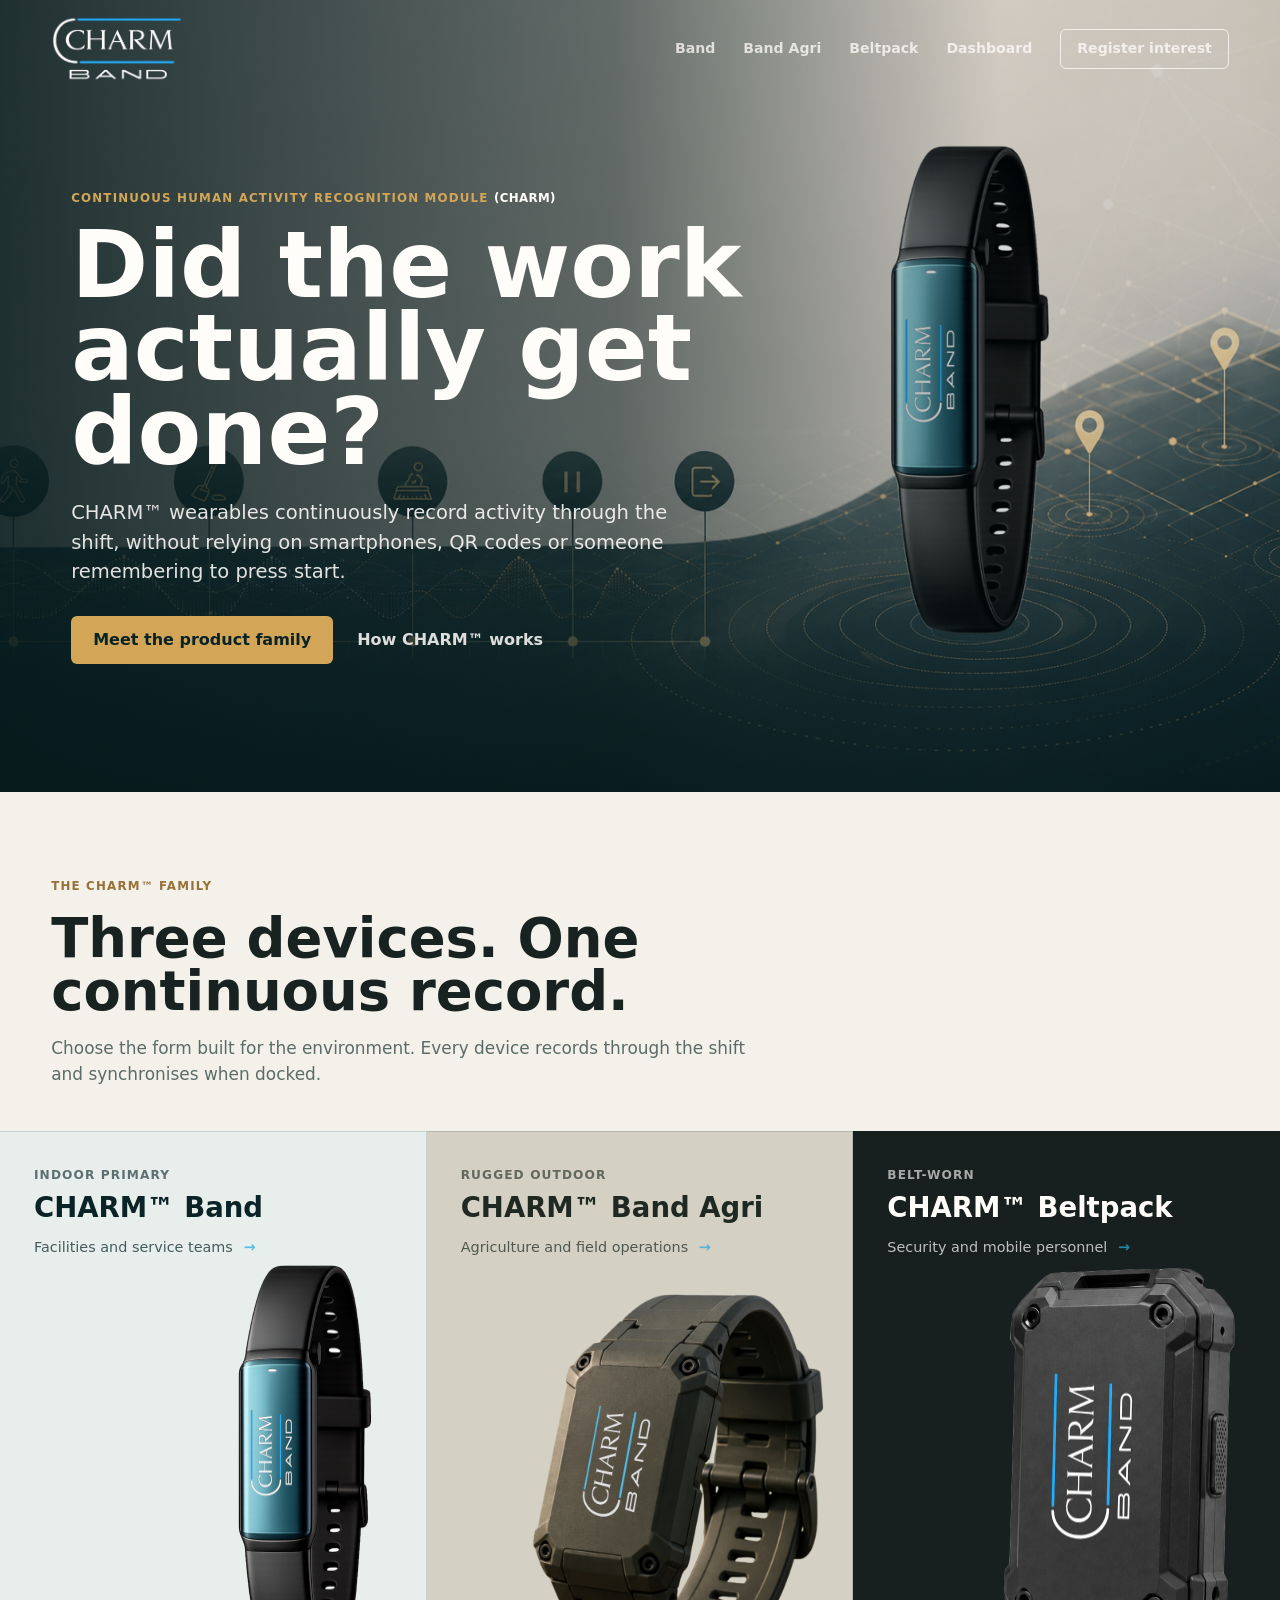
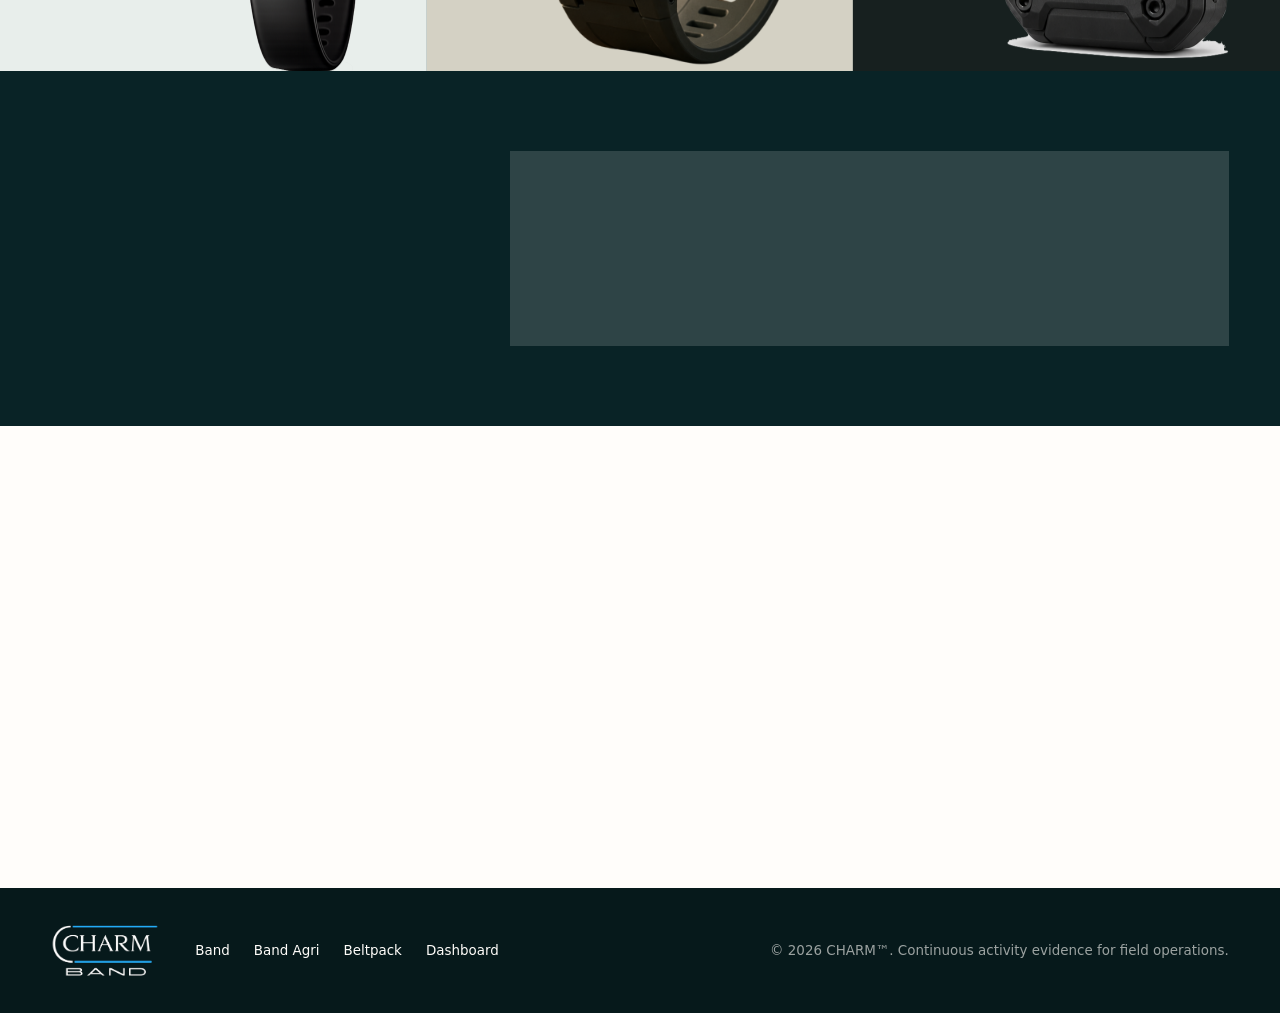
<file: index.html>
<!doctype html>
<html lang="en">
  <head>
    <meta charset="utf-8" />
    <meta name="viewport" content="width=device-width, initial-scale=1" />
    <title>CHARM™ | Continuous Activity Evidence</title>
    <meta
      name="description"
      content="CHARM™ wearables continuously record activity across indoor, outdoor and security operations, then synchronise on docking."
    />
    <meta name="theme-color" content="#092326" />
    <link rel="canonical" href="https://charm.greenslate.digital/" />
    <meta property="og:title" content="CHARM™ | Continuous Activity Evidence" />
    <meta property="og:description" content="One activity-recognition platform. Three purpose-built devices." />
    <meta property="og:type" content="website" />
    <meta property="og:url" content="https://charm.greenslate.digital/" />
    <meta property="og:image" content="https://charm.greenslate.digital/assets/charm-hero-sensor-band.png" />
    <link rel="preload" as="image" href="assets/charm-hero-sensor-band.png?v=family-1" />
    <link rel="stylesheet" href="styles.css?v=family-5" />
  </head>
  <body class="home-page theme-dark-header">
    <header class="site-header" data-site-header>
      <a class="brand" href="/" aria-label="CHARM™ home">
        <img class="logo logo-light" src="assets/charm-logo.png" alt="CHARM™ Band" />
        <img class="logo logo-dark" src="assets/charm-logo-dark.png" alt="" aria-hidden="true" />
      </a>
      <nav class="site-nav" aria-label="Product navigation">
        <a href="/band/">Band</a>
        <a href="/band-agri/">Band Agri</a>
        <a href="/beltpack/">Beltpack</a>
        <a href="/dashboard/">Dashboard</a>
        <a class="nav-cta" href="#interest">Register interest</a>
      </nav>
    </header>

    <main>
      <section class="home-hero" aria-labelledby="home-title">
        <div class="home-hero-media" aria-hidden="true"></div>
        <img class="home-hero-device" src="assets/charm-band-device-vertical.png" alt="" aria-hidden="true" />
        <div class="home-hero-scrim" aria-hidden="true"></div>
        <div class="home-hero-content reveal">
          <p class="eyebrow">Continuous Human Activity Recognition Module <span>(CHARM)</span></p>
          <h1 id="home-title">Did the work actually get done?</h1>
          <p>
            CHARM™ wearables continuously record activity through the shift, without
            relying on smartphones, QR codes or someone remembering to press start.
          </p>
          <div class="hero-actions">
            <a class="button button-primary" href="#products">Meet the product family</a>
            <a class="text-link" href="#system">How CHARM™ works</a>
          </div>
        </div>
      </section>

      <section class="product-family" id="products" aria-labelledby="products-title">
        <header class="family-heading reveal">
          <p class="eyebrow eyebrow-dark">The CHARM™ family</p>
          <h2 id="products-title">Three devices. One continuous record.</h2>
          <p>Choose the form built for the environment. Every device records through the shift and synchronises when docked.</p>
        </header>

        <div class="product-gallery">
          <a class="product-tile product-tile-band reveal" href="/band/">
            <div class="product-tile-copy">
              <p>Indoor primary</p>
              <h3>CHARM™ Band</h3>
              <span>Facilities and service teams <b aria-hidden="true">→</b></span>
            </div>
            <img src="assets/charm-band-device-vertical.png" alt="CHARM™ Band in black with a blue sensor housing" />
          </a>

          <a class="product-tile product-tile-agri reveal" href="/band-agri/">
            <div class="product-tile-copy">
              <p>Rugged outdoor</p>
              <h3>CHARM™ Band Agri</h3>
              <span>Agriculture and field operations <b aria-hidden="true">→</b></span>
            </div>
            <img src="assets/charm-band-agri.png" alt="Rugged CHARM™ Band Agri wearable" />
          </a>

          <a class="product-tile product-tile-beltpack reveal" href="/beltpack/">
            <div class="product-tile-copy">
              <p>Belt-worn</p>
              <h3>CHARM™ Beltpack</h3>
              <span>Security and mobile personnel <b aria-hidden="true">→</b></span>
            </div>
            <img src="assets/charm-beltpack-device.png" alt="CHARM™ Beltpack with the CHARM™ logo" />
          </a>
        </div>
      </section>

      <section class="system-band" id="system" aria-labelledby="system-title">
        <div class="system-heading reveal">
          <p class="eyebrow">The shared system</p>
          <h2 id="system-title">A shift record without shift admin.</h2>
        </div>
        <ol class="system-steps" aria-label="How CHARM™ works">
          <li class="reveal"><span>01</span><strong>Pair</strong><p>Assign the device at shift start.</p></li>
          <li class="reveal"><span>02</span><strong>Record</strong><p>Activity is captured continuously.</p></li>
          <li class="reveal"><span>03</span><strong>Dock</strong><p>Return the device at shift end.</p></li>
          <li class="reveal"><span>04</span><strong>Review</strong><p>The shift narrative synchronises.</p></li>
        </ol>
      </section>

      <section class="interest-section" id="interest" aria-labelledby="interest-title">
        <div class="interest-copy reveal">
          <h2 id="interest-title">Which CHARM™ fits your operation?</h2>
          <p>Tell us where the work happens. We’ll get in touch.</p>
        </div>
        <form
          class="interest-form reveal"
          id="pilot-form"
          action="https://formspree.io/f/xlgkdrkk"
          method="POST"
          aria-describedby="form-note"
        >
          <label><span>Name</span><input name="name" autocomplete="name" required /></label>
          <label><span>Work email</span><input type="email" name="email" autocomplete="email" required /></label>
          <label><span>Organisation</span><input name="company" autocomplete="organization" required /></label>
          <label>
            <span>Interested in</span>
            <select name="product" required>
              <option value="">Select a product</option>
              <option>CHARM™ Band</option>
              <option>CHARM™ Band Agri</option>
              <option>CHARM™ Beltpack</option>
              <option>Not sure yet</option>
            </select>
          </label>
          <input type="hidden" name="_subject" value="CHARM™ product interest" />
          <button class="button button-primary form-submit" type="submit">Register interest</button>
          <p class="form-note" id="form-note" data-form-note>Your details go directly to the CHARM™ team.</p>
        </form>
      </section>
    </main>

    <footer class="site-footer">
      <a class="brand footer-brand" href="/" aria-label="CHARM™ home">
        <img class="logo-light" src="assets/charm-logo.png" alt="CHARM™ Band" />
      </a>
      <nav aria-label="Footer product navigation">
        <a href="/band/">Band</a>
        <a href="/band-agri/">Band Agri</a>
        <a href="/beltpack/">Beltpack</a>
        <a href="/dashboard/">Dashboard</a>
      </nav>
      <p>© <span data-year></span> CHARM™. Continuous activity evidence for field operations.</p>
    </footer>

    <script src="script.js?v=family-1"></script>
  </body>
</html>
</file>
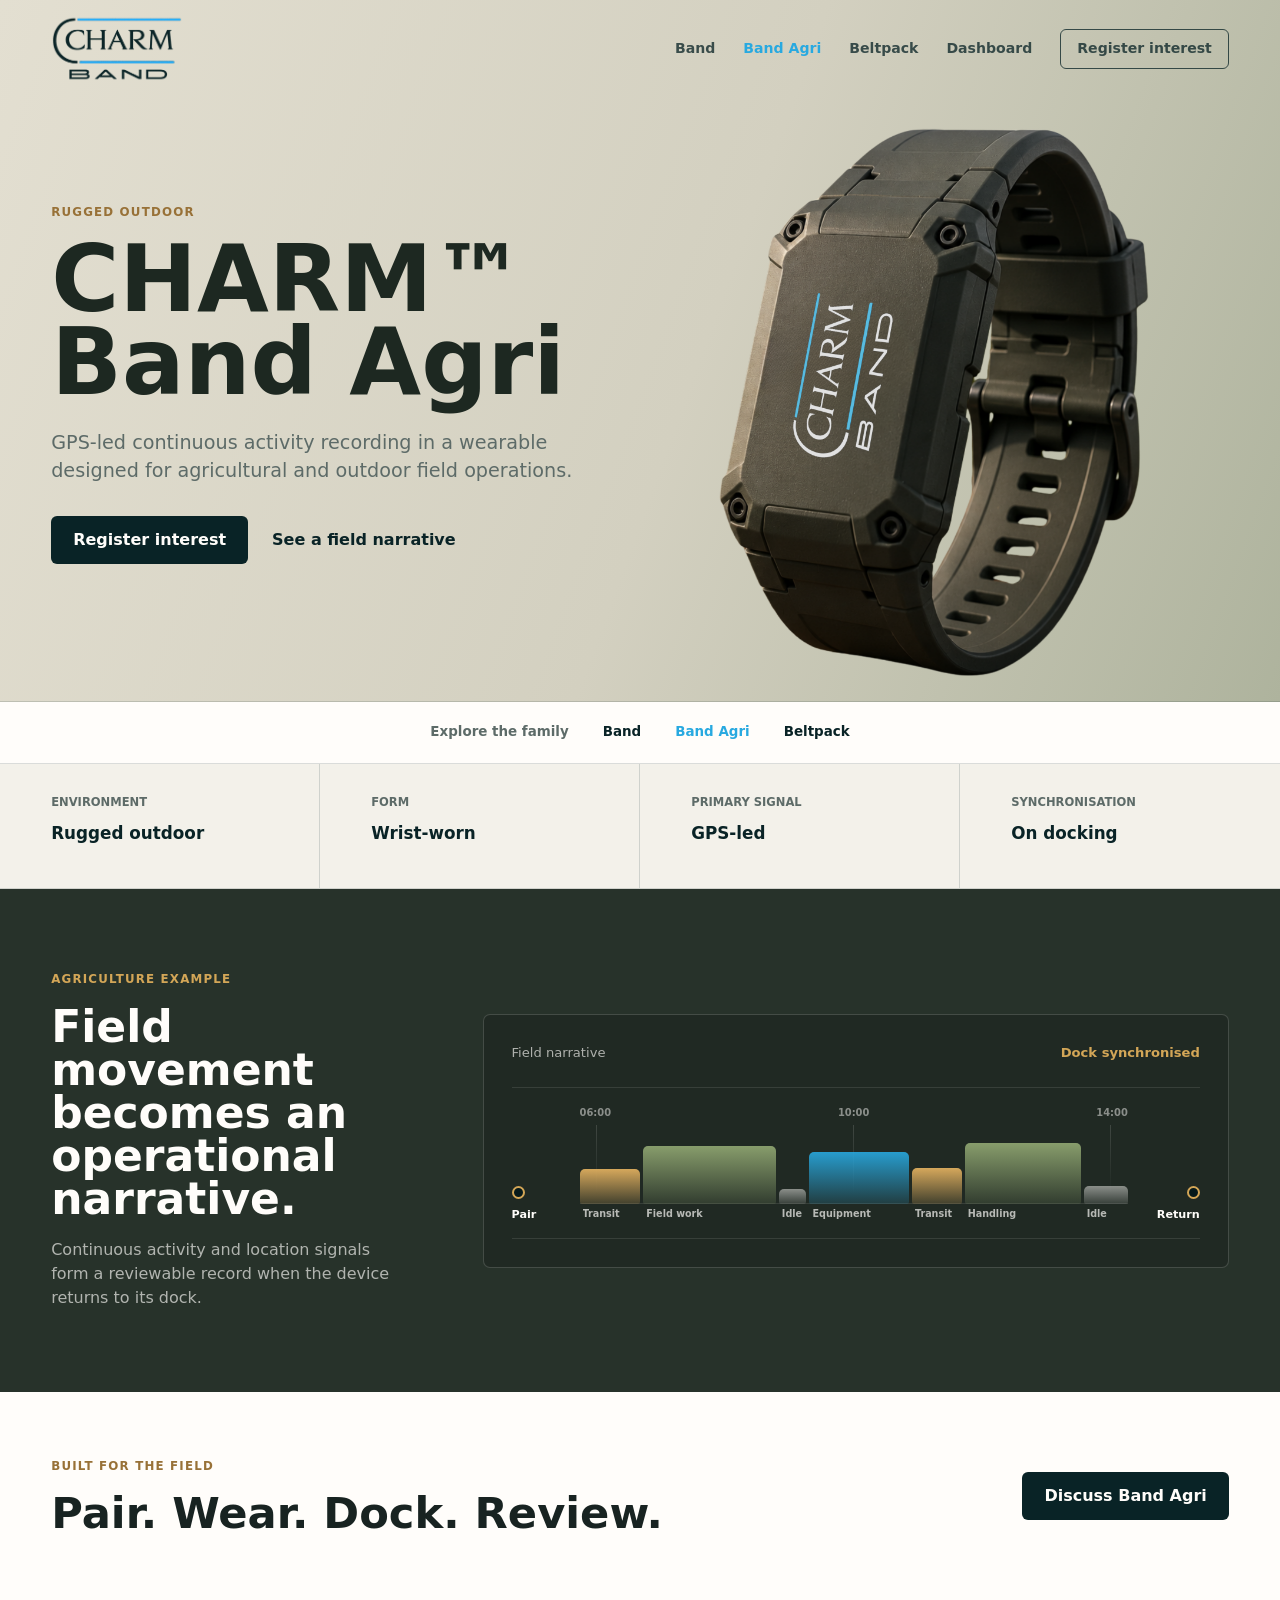
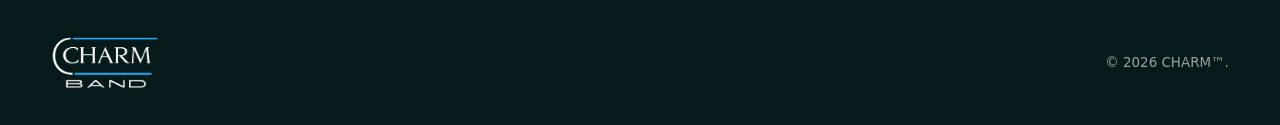
<file: band-agri/index.html>
<!doctype html>
<html lang="en">
  <head>
    <meta charset="utf-8" />
    <meta name="viewport" content="width=device-width, initial-scale=1" />
    <title>CHARM™ Band Agri | Rugged Outdoor Activity Recording</title>
    <meta name="description" content="CHARM™ Band Agri combines rugged outdoor construction with GPS-led continuous activity recording." />
    <meta name="theme-color" content="#d8d5c8" />
    <link rel="canonical" href="https://charm.greenslate.digital/band-agri/" />
    <meta property="og:title" content="CHARM™ Band Agri | Built for Field Work" />
    <meta property="og:description" content="Rugged outdoor and GPS-led activity recording for agriculture." />
    <meta property="og:type" content="website" />
    <meta property="og:url" content="https://charm.greenslate.digital/band-agri/" />
    <meta property="og:image" content="https://charm.greenslate.digital/assets/charm-band-agri.png" />
    <link rel="stylesheet" href="../styles.css?v=family-4" />
  </head>
  <body class="product-page product-agri-page theme-light-header">
    <header class="site-header" data-site-header>
      <a class="brand" href="/" aria-label="CHARM™ home">
        <img class="logo logo-light" src="../assets/charm-logo.png" alt="CHARM™ Band" />
        <img class="logo logo-dark" src="../assets/charm-logo-dark.png" alt="" aria-hidden="true" />
      </a>
      <nav class="site-nav" aria-label="Product navigation">
        <a href="/band/">Band</a>
        <a href="/band-agri/" aria-current="page">Band Agri</a>
        <a href="/beltpack/">Beltpack</a>
        <a href="/dashboard/">Dashboard</a>
        <a class="nav-cta" href="/#interest">Register interest</a>
      </nav>
    </header>

    <main>
      <section class="product-hero product-hero-agri" aria-labelledby="product-title">
        <div class="product-hero-copy reveal">
          <p class="eyebrow eyebrow-dark">Rugged outdoor</p>
          <h1 id="product-title">CHARM™ Band Agri</h1>
          <p>GPS-led continuous activity recording in a wearable designed for agricultural and outdoor field operations.</p>
          <div class="hero-actions">
            <a class="button button-dark" href="/#interest">Register interest</a>
            <a class="dark-text-link" href="#trace">See a field narrative</a>
          </div>
        </div>
        <img class="product-hero-device product-hero-device-agri" src="../assets/charm-band-agri.png" alt="Rugged CHARM™ Band Agri wearable" />
      </section>

      <nav class="family-strip" aria-label="Explore the CHARM™ product family">
        <span>Explore the family</span>
        <a href="/band/">Band</a>
        <a href="/band-agri/" aria-current="page">Band Agri</a>
        <a href="/beltpack/">Beltpack</a>
      </nav>

      <section class="capability-strip" aria-label="CHARM™ Band Agri capabilities">
        <div><span>Environment</span><strong>Rugged outdoor</strong></div>
        <div><span>Form</span><strong>Wrist-worn</strong></div>
        <div><span>Primary signal</span><strong>GPS-led</strong></div>
        <div><span>Synchronisation</span><strong>On docking</strong></div>
      </section>

      <section class="product-trace-section trace-earth" id="trace" aria-labelledby="trace-title">
        <div class="trace-intro reveal">
          <p class="eyebrow">Agriculture example</p>
          <h2 id="trace-title">Field movement becomes an operational narrative.</h2>
          <p>Continuous activity and location signals form a reviewable record when the device returns to its dock.</p>
        </div>
        <div class="signal-panel reveal" aria-label="Example agriculture shift narrative">
          <div class="signal-header"><span>Field narrative</span><strong>Dock synchronised</strong></div>
          <div class="shift-trace" aria-label="Eight-hour agriculture shift trace from pair to return.">
            <div class="trace-pin"><span>Pair</span></div>
            <div class="trace-track" aria-hidden="true">
              <div class="trace-markers"><span style="--at:0%">06:00</span><span style="--at:50%">10:00</span><span style="--at:100%">14:00</span></div>
              <span class="trace-segment" style="--span:55;--intensity:46%"><em>Transit</em></span>
              <span class="trace-segment trace-green" style="--span:120;--intensity:78%"><em>Field work</em></span>
              <span class="trace-segment trace-idle" style="--span:25;--intensity:20%"><em>Idle</em></span>
              <span class="trace-segment trace-blue" style="--span:90;--intensity:70%"><em>Equipment</em></span>
              <span class="trace-segment" style="--span:45;--intensity:48%"><em>Transit</em></span>
              <span class="trace-segment trace-green" style="--span:105;--intensity:82%"><em>Handling</em></span>
              <span class="trace-segment trace-idle" style="--span:40;--intensity:24%"><em>Idle</em></span>
            </div>
            <div class="trace-pin trace-pin-end"><span>Return</span></div>
          </div>
        </div>
      </section>

      <section class="product-close">
        <div><p class="eyebrow eyebrow-dark">Built for the field</p><h2>Pair. Wear. Dock. Review.</h2></div>
        <a class="button button-dark" href="/#interest">Discuss Band Agri</a>
      </section>
    </main>

    <footer class="site-footer compact-footer">
      <a class="brand footer-brand" href="/"><img src="../assets/charm-logo.png" alt="CHARM™ Band" /></a>
      <p>© <span data-year></span> CHARM™.</p>
    </footer>
    <script src="../script.js?v=family-1"></script>
  </body>
</html>
</file>
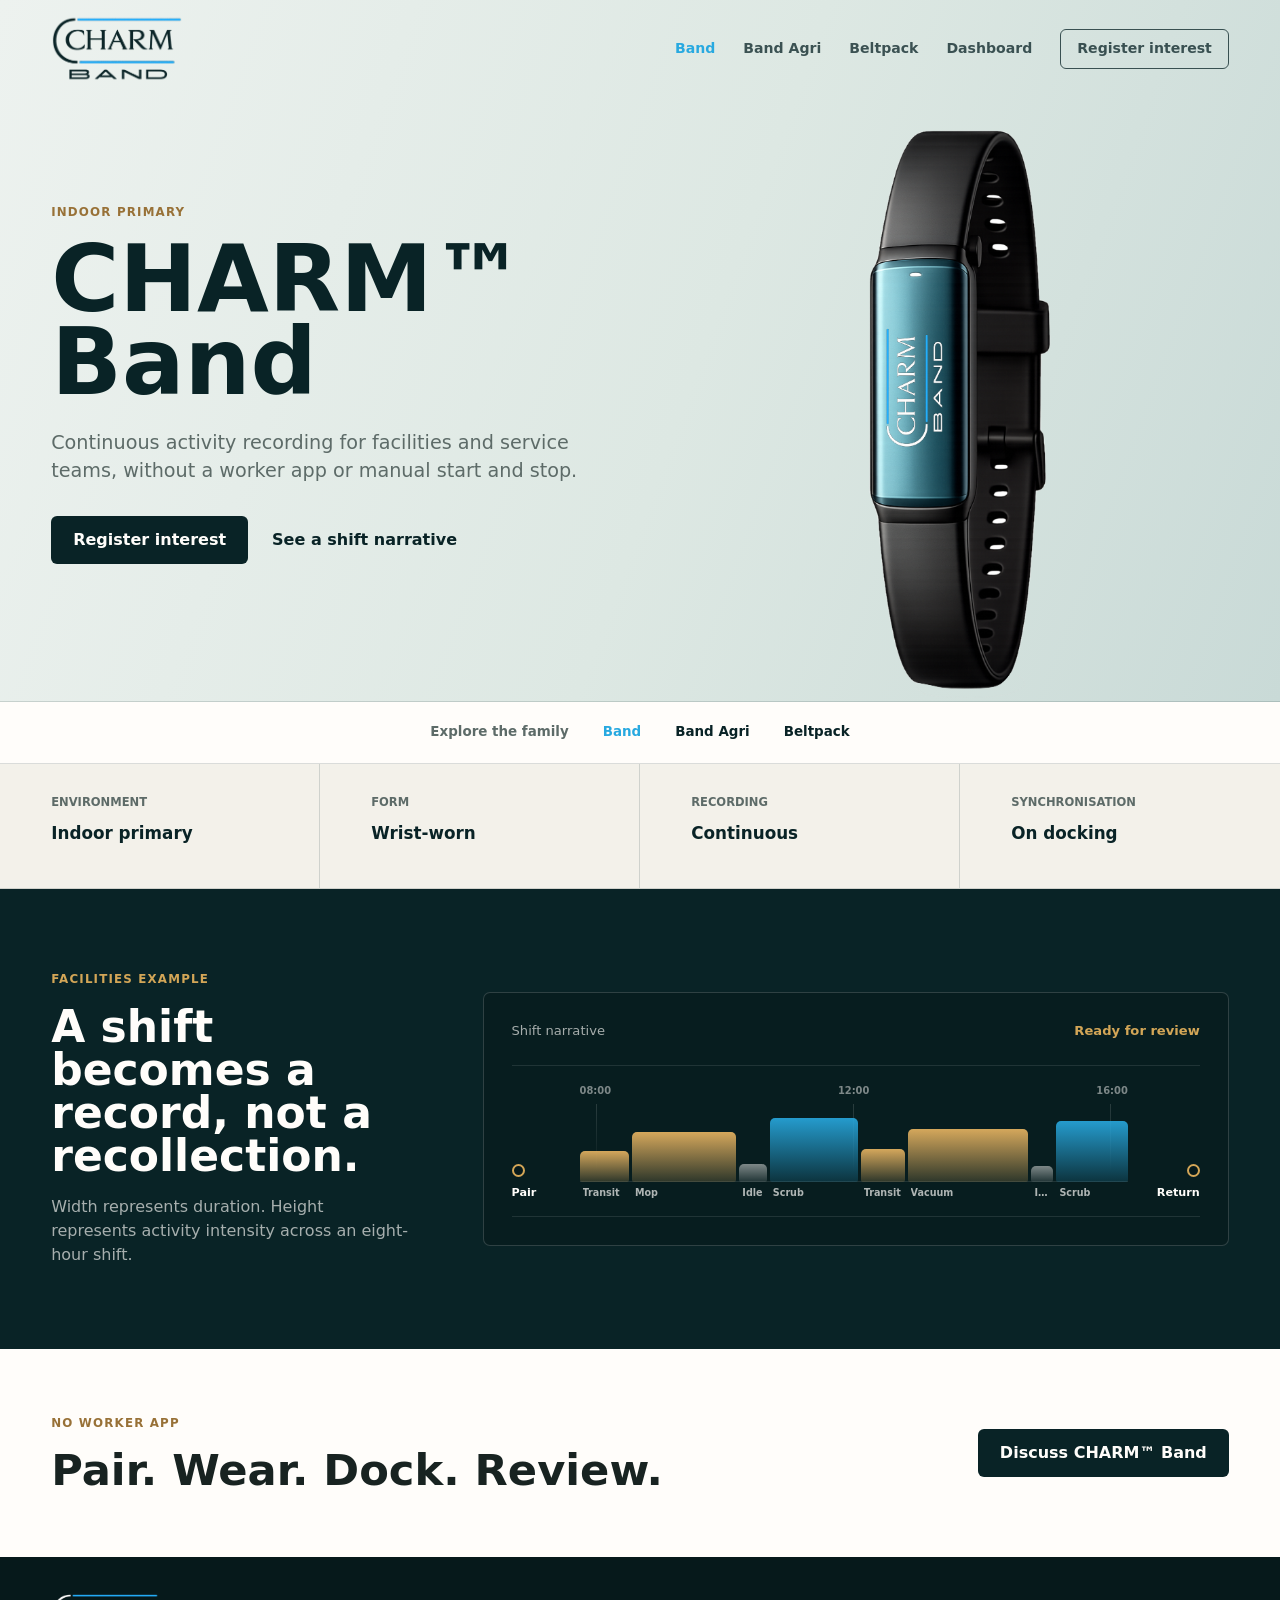
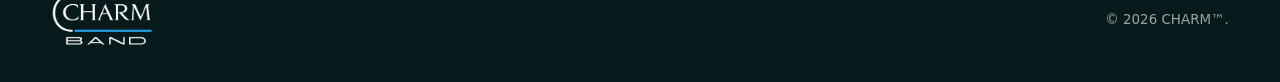
<file: band/index.html>
<!doctype html>
<html lang="en">
  <head>
    <meta charset="utf-8" />
    <meta name="viewport" content="width=device-width, initial-scale=1" />
    <title>CHARM™ Band | Indoor Activity Recording</title>
    <meta name="description" content="CHARM™ Band continuously records indoor work activity and synchronises when returned to its dock." />
    <meta name="theme-color" content="#edf1ee" />
    <link rel="canonical" href="https://charm.greenslate.digital/band/" />
    <meta property="og:title" content="CHARM™ Band | Indoor Activity Recording" />
    <meta property="og:description" content="Continuous activity evidence for facilities and service teams." />
    <meta property="og:type" content="website" />
    <meta property="og:url" content="https://charm.greenslate.digital/band/" />
    <meta property="og:image" content="https://charm.greenslate.digital/assets/charm-band-device-vertical.png" />
    <link rel="stylesheet" href="../styles.css?v=family-4" />
  </head>
  <body class="product-page product-band-page theme-light-header">
    <header class="site-header" data-site-header>
      <a class="brand" href="/" aria-label="CHARM™ home">
        <img class="logo logo-light" src="../assets/charm-logo.png" alt="CHARM™ Band" />
        <img class="logo logo-dark" src="../assets/charm-logo-dark.png" alt="" aria-hidden="true" />
      </a>
      <nav class="site-nav" aria-label="Product navigation">
        <a href="/band/" aria-current="page">Band</a>
        <a href="/band-agri/">Band Agri</a>
        <a href="/beltpack/">Beltpack</a>
        <a href="/dashboard/">Dashboard</a>
        <a class="nav-cta" href="/#interest">Register interest</a>
      </nav>
    </header>

    <main>
      <section class="product-hero product-hero-band" aria-labelledby="product-title">
        <div class="product-hero-copy reveal">
          <p class="eyebrow eyebrow-dark">Indoor primary</p>
          <h1 id="product-title">CHARM™ Band</h1>
          <p>Continuous activity recording for facilities and service teams, without a worker app or manual start and stop.</p>
          <div class="hero-actions">
            <a class="button button-dark" href="/#interest">Register interest</a>
            <a class="dark-text-link" href="#trace">See a shift narrative</a>
          </div>
        </div>
        <img class="product-hero-device product-hero-device-band" src="../assets/charm-band-device-vertical.png" alt="CHARM™ Band wearable" />
      </section>

      <nav class="family-strip" aria-label="Explore the CHARM™ product family">
        <span>Explore the family</span>
        <a href="/band/" aria-current="page">Band</a>
        <a href="/band-agri/">Band Agri</a>
        <a href="/beltpack/">Beltpack</a>
      </nav>

      <section class="capability-strip" aria-label="CHARM™ Band capabilities">
        <div><span>Environment</span><strong>Indoor primary</strong></div>
        <div><span>Form</span><strong>Wrist-worn</strong></div>
        <div><span>Recording</span><strong>Continuous</strong></div>
        <div><span>Synchronisation</span><strong>On docking</strong></div>
      </section>

      <section class="product-trace-section" id="trace" aria-labelledby="trace-title">
        <div class="trace-intro reveal">
          <p class="eyebrow">Facilities example</p>
          <h2 id="trace-title">A shift becomes a record, not a recollection.</h2>
          <p>Width represents duration. Height represents activity intensity across an eight-hour shift.</p>
        </div>
        <div class="signal-panel reveal" aria-label="Example facilities shift narrative">
          <div class="signal-header"><span>Shift narrative</span><strong>Ready for review</strong></div>
          <div class="shift-trace" aria-label="Eight-hour facilities shift trace from pair to return.">
            <div class="trace-pin"><span>Pair</span></div>
            <div class="trace-track" aria-hidden="true">
              <div class="trace-markers"><span style="--at:0%">08:00</span><span style="--at:50%">12:00</span><span style="--at:100%">16:00</span></div>
              <span class="trace-segment" style="--span:45;--intensity:42%"><em>Transit</em></span>
              <span class="trace-segment" style="--span:95;--intensity:68%"><em>Mop</em></span>
              <span class="trace-segment trace-idle" style="--span:25;--intensity:24%"><em>Idle</em></span>
              <span class="trace-segment trace-blue" style="--span:80;--intensity:86%"><em>Scrub</em></span>
              <span class="trace-segment" style="--span:40;--intensity:45%"><em>Transit</em></span>
              <span class="trace-segment" style="--span:110;--intensity:72%"><em>Vacuum</em></span>
              <span class="trace-segment trace-idle" style="--span:20;--intensity:22%"><em>Idle</em></span>
              <span class="trace-segment trace-blue" style="--span:65;--intensity:82%"><em>Scrub</em></span>
            </div>
            <div class="trace-pin trace-pin-end"><span>Return</span></div>
          </div>
        </div>
      </section>

      <section class="product-close">
        <div><p class="eyebrow eyebrow-dark">No worker app</p><h2>Pair. Wear. Dock. Review.</h2></div>
        <a class="button button-dark" href="/#interest">Discuss CHARM™ Band</a>
      </section>
    </main>

    <footer class="site-footer compact-footer">
      <a class="brand footer-brand" href="/"><img src="../assets/charm-logo.png" alt="CHARM™ Band" /></a>
      <p>© <span data-year></span> CHARM™.</p>
    </footer>
    <script src="../script.js?v=family-1"></script>
  </body>
</html>
</file>
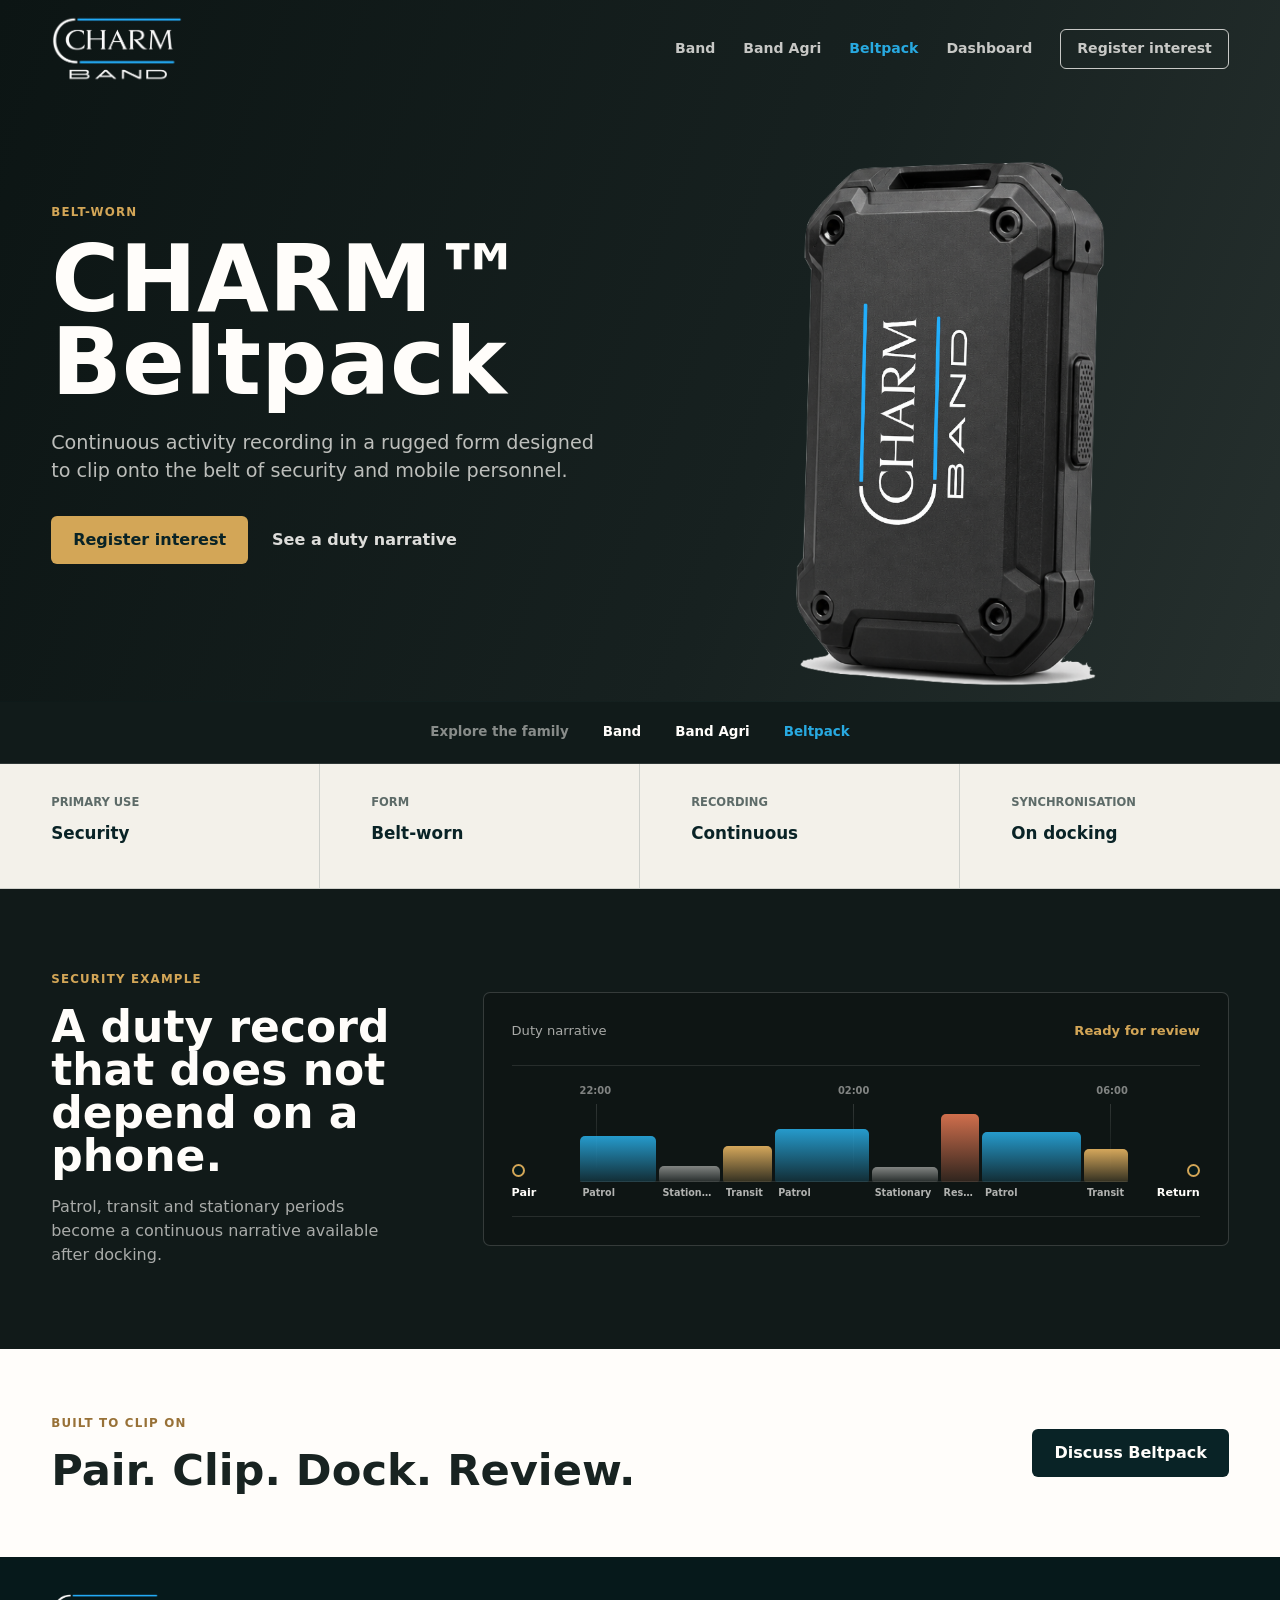
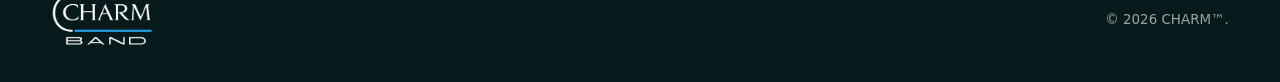
<file: beltpack/index.html>
<!doctype html>
<html lang="en">
  <head>
    <meta charset="utf-8" />
    <meta name="viewport" content="width=device-width, initial-scale=1" />
    <title>CHARM™ Beltpack | Security Activity Recording</title>
    <meta name="description" content="CHARM™ Beltpack is a belt-worn continuous activity recorder designed for security and mobile personnel." />
    <meta name="theme-color" content="#101918" />
    <link rel="canonical" href="https://charm.greenslate.digital/beltpack/" />
    <meta property="og:title" content="CHARM™ Beltpack | Belt-Worn Activity Recording" />
    <meta property="og:description" content="Continuous activity evidence for security and mobile personnel." />
    <meta property="og:type" content="website" />
    <meta property="og:url" content="https://charm.greenslate.digital/beltpack/" />
    <meta property="og:image" content="https://charm.greenslate.digital/assets/charm-beltpack-device.png" />
    <link rel="stylesheet" href="../styles.css?v=family-4" />
  </head>
  <body class="product-page product-beltpack-page theme-dark-header">
    <header class="site-header" data-site-header>
      <a class="brand" href="/" aria-label="CHARM™ home">
        <img class="logo logo-light" src="../assets/charm-logo.png" alt="CHARM™ Band" />
        <img class="logo logo-dark" src="../assets/charm-logo-dark.png" alt="" aria-hidden="true" />
      </a>
      <nav class="site-nav" aria-label="Product navigation">
        <a href="/band/">Band</a>
        <a href="/band-agri/">Band Agri</a>
        <a href="/beltpack/" aria-current="page">Beltpack</a>
        <a href="/dashboard/">Dashboard</a>
        <a class="nav-cta" href="/#interest">Register interest</a>
      </nav>
    </header>

    <main>
      <section class="product-hero product-hero-beltpack" aria-labelledby="product-title">
        <div class="product-hero-copy reveal">
          <p class="eyebrow">Belt-worn</p>
          <h1 id="product-title">CHARM™ Beltpack</h1>
          <p>Continuous activity recording in a rugged form designed to clip onto the belt of security and mobile personnel.</p>
          <div class="hero-actions">
            <a class="button button-primary" href="/#interest">Register interest</a>
            <a class="text-link" href="#trace">See a duty narrative</a>
          </div>
        </div>
        <img class="product-hero-device product-hero-device-beltpack" src="../assets/charm-beltpack-device.png" alt="CHARM™ Beltpack with the CHARM™ logo" />
      </section>

      <nav class="family-strip family-strip-dark" aria-label="Explore the CHARM™ product family">
        <span>Explore the family</span>
        <a href="/band/">Band</a>
        <a href="/band-agri/">Band Agri</a>
        <a href="/beltpack/" aria-current="page">Beltpack</a>
      </nav>

      <section class="capability-strip" aria-label="CHARM™ Beltpack capabilities">
        <div><span>Primary use</span><strong>Security</strong></div>
        <div><span>Form</span><strong>Belt-worn</strong></div>
        <div><span>Recording</span><strong>Continuous</strong></div>
        <div><span>Synchronisation</span><strong>On docking</strong></div>
      </section>

      <section class="product-trace-section trace-security" id="trace" aria-labelledby="trace-title">
        <div class="trace-intro reveal">
          <p class="eyebrow">Security example</p>
          <h2 id="trace-title">A duty record that does not depend on a phone.</h2>
          <p>Patrol, transit and stationary periods become a continuous narrative available after docking.</p>
        </div>
        <div class="signal-panel reveal" aria-label="Example security duty narrative">
          <div class="signal-header"><span>Duty narrative</span><strong>Ready for review</strong></div>
          <div class="shift-trace" aria-label="Eight-hour security duty trace from pair to return.">
            <div class="trace-pin"><span>Pair</span></div>
            <div class="trace-track" aria-hidden="true">
              <div class="trace-markers"><span style="--at:0%">22:00</span><span style="--at:50%">02:00</span><span style="--at:100%">06:00</span></div>
              <span class="trace-segment trace-blue" style="--span:70;--intensity:62%"><em>Patrol</em></span>
              <span class="trace-segment trace-idle" style="--span:55;--intensity:22%"><em>Stationary</em></span>
              <span class="trace-segment" style="--span:45;--intensity:48%"><em>Transit</em></span>
              <span class="trace-segment trace-blue" style="--span:85;--intensity:72%"><em>Patrol</em></span>
              <span class="trace-segment trace-idle" style="--span:60;--intensity:20%"><em>Stationary</em></span>
              <span class="trace-segment trace-alert" style="--span:35;--intensity:92%"><em>Response</em></span>
              <span class="trace-segment trace-blue" style="--span:90;--intensity:68%"><em>Patrol</em></span>
              <span class="trace-segment" style="--span:40;--intensity:44%"><em>Transit</em></span>
            </div>
            <div class="trace-pin trace-pin-end"><span>Return</span></div>
          </div>
        </div>
      </section>

      <section class="product-close">
        <div><p class="eyebrow eyebrow-dark">Built to clip on</p><h2>Pair. Clip. Dock. Review.</h2></div>
        <a class="button button-dark" href="/#interest">Discuss Beltpack</a>
      </section>
    </main>

    <footer class="site-footer compact-footer">
      <a class="brand footer-brand" href="/"><img src="../assets/charm-logo.png" alt="CHARM™ Band" /></a>
      <p>© <span data-year></span> CHARM™.</p>
    </footer>
    <script src="../script.js?v=family-1"></script>
  </body>
</html>
</file>
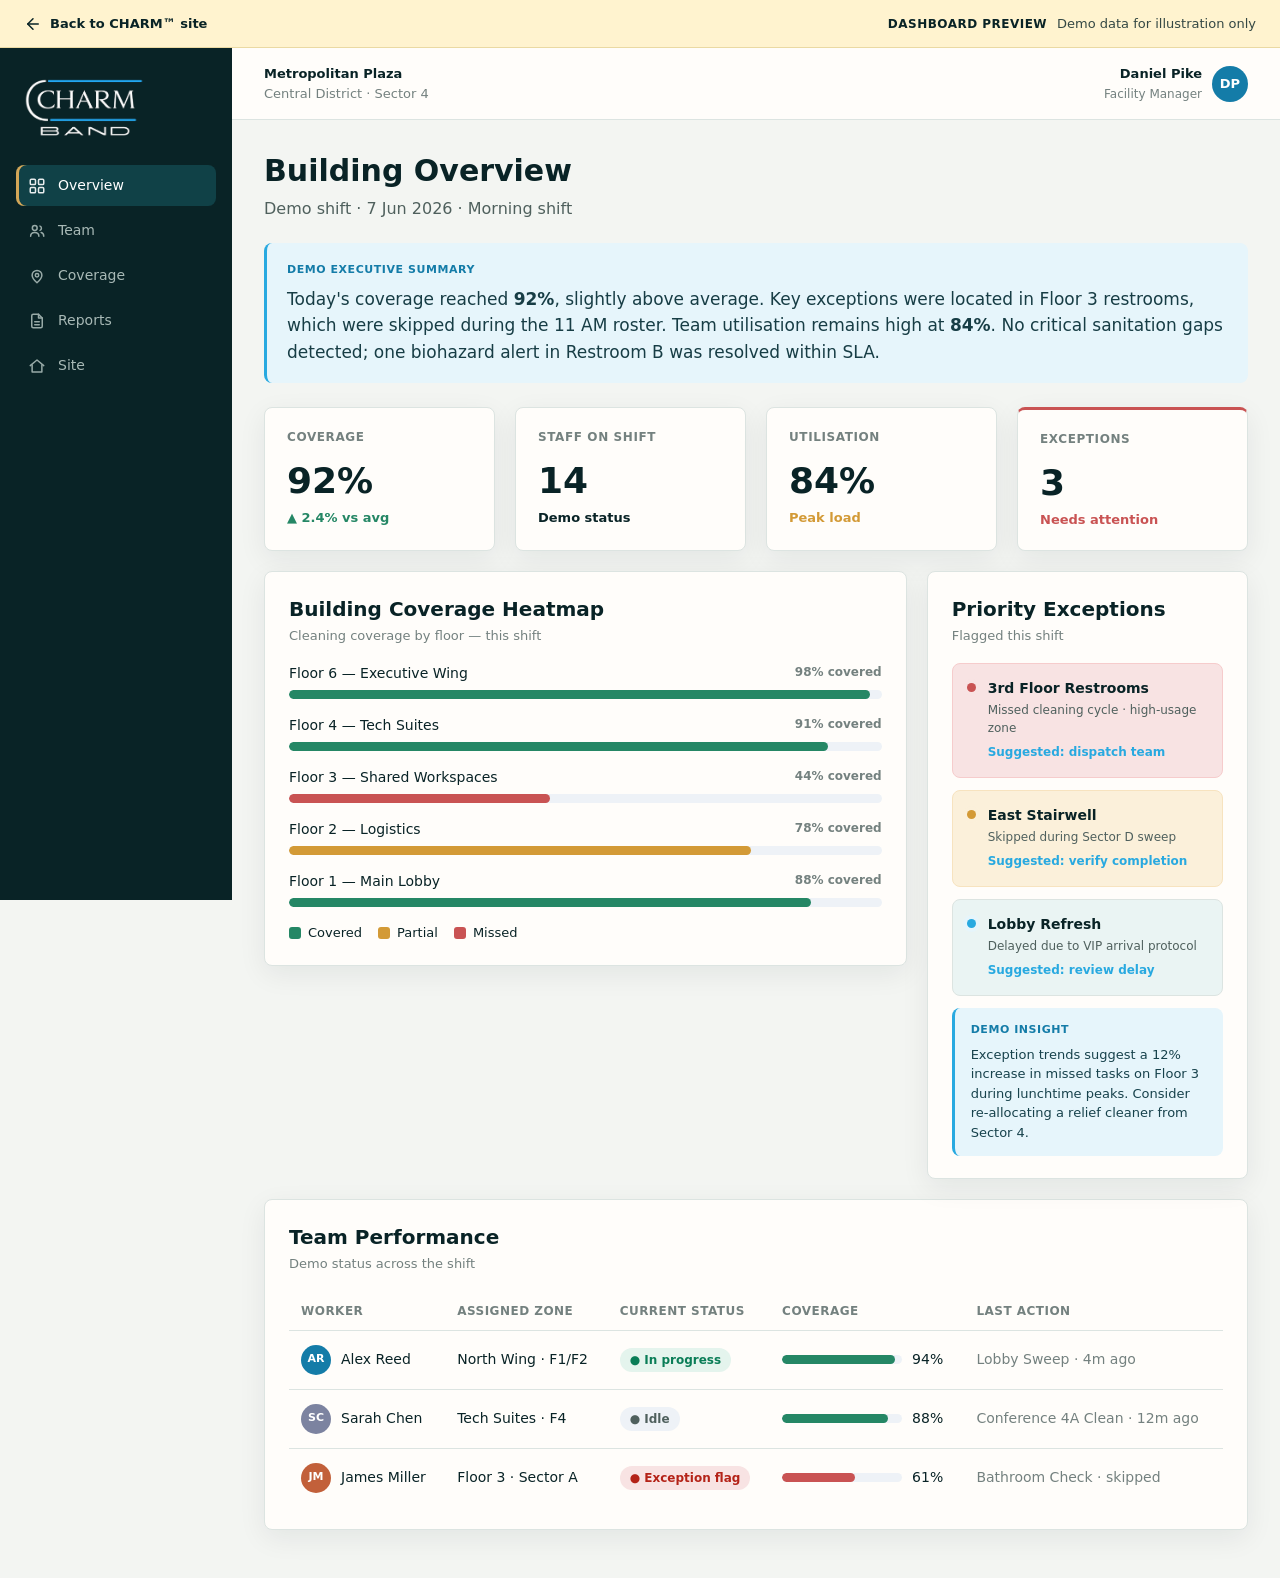
<file: dashboard/index.html>
<!DOCTYPE html>
<html lang="en">
<head>
<meta charset="utf-8">
<meta name="viewport" content="width=device-width, initial-scale=1">
<meta name="robots" content="noindex, nofollow">
<meta name="theme-color" content="#fffdfa">
<title>CHARM™ Band — Operations Dashboard Demo</title>
<link rel="stylesheet" href="styles.css?v=charm-3">
</head>
<body>
<div class="demo-strip">
  <a class="demo-strip-back" href="/" aria-label="Back to CHARM site"><svg viewBox="0 0 24 24" aria-hidden="true"><path d="m12 19-7-7 7-7"/><path d="M19 12H5"/></svg><span class="back-full">Back to CHARM™ site</span><span class="back-short">Back</span></a>
  <p><strong>Dashboard preview</strong><span>Demo data for illustration only</span></p>
</div>
<div class="app">
  <aside class="sidebar">
    <div class="brand"><img class="logo" src="../assets/charm-logo.png" alt="CHARM™ Band"></div>
    <nav class="nav">
      <a class="active" href="index.html"><svg class="ico" viewBox="0 0 24 24" width="18" height="18" fill="none" stroke="currentColor" stroke-width="2"><rect x="3" y="3" width="7" height="7" rx="1.5"/><rect x="14" y="3" width="7" height="7" rx="1.5"/><rect x="3" y="14" width="7" height="7" rx="1.5"/><rect x="14" y="14" width="7" height="7" rx="1.5"/></svg> Overview</a>
      <a href="team.html"><svg class="ico" viewBox="0 0 24 24" width="18" height="18" fill="none" stroke="currentColor" stroke-width="2" stroke-linecap="round" stroke-linejoin="round"><circle cx="9" cy="8" r="3.2"/><path d="M3.5 19c0-3 2.5-5 5.5-5s5.5 2 5.5 5"/><path d="M16 5.5a3 3 0 0 1 0 5.6"/><path d="M17.5 14c2.2.4 3.5 2.3 3.5 5"/></svg> Team</a>
      <a href="coverage.html"><svg class="ico" viewBox="0 0 24 24" width="18" height="18" fill="none" stroke="currentColor" stroke-width="2" stroke-linecap="round" stroke-linejoin="round"><path d="M12 21s-6.5-5.6-6.5-10A6.5 6.5 0 0 1 18.5 11c0 4.4-6.5 10-6.5 10z"/><circle cx="12" cy="11" r="2.3"/></svg> Coverage</a>
      <a href="exceptions.html"><svg class="ico" viewBox="0 0 24 24" width="18" height="18" fill="none" stroke="currentColor" stroke-width="2" stroke-linecap="round" stroke-linejoin="round"><path d="M14 3H7a2 2 0 0 0-2 2v14a2 2 0 0 0 2 2h10a2 2 0 0 0 2-2V8z"/><path d="M14 3v5h5"/><path d="M9 13h6M9 17h6"/></svg> Reports</a>
      <a href="/"><svg class="ico" viewBox="0 0 24 24" width="18" height="18" fill="none" stroke="currentColor" stroke-width="2" stroke-linecap="round" stroke-linejoin="round"><path d="M3 11.5 12 4l9 7.5"/><path d="M5.5 10.5V20h13v-9.5"/></svg> Site</a>
    </nav>
  </aside>

  <div class="main">
    <div class="topbar">
      <div class="crumbs"><b>Metropolitan Plaza</b><br>Central District · Sector 4</div>
      <div class="right">
        <div class="user" id="userMenu"><div class="who"><b>Daniel Pike</b><span>Facility Manager</span></div><div class="avatar">DP</div><div class="user-pop"><b>Daniel Pike</b><span>Facility Manager</span></div></div>
      </div>
    </div>

    <div class="content">
      <h1 class="page-title">Building Overview</h1>
      <p class="page-sub">Demo shift · 7 Jun 2026 · Morning shift</p>

      <div class="narrative" style="margin-bottom:24px">
        <div class="tag">Demo executive summary</div>
        Today's coverage reached <b>92%</b>, slightly above average. Key exceptions were located in Floor 3 restrooms, which were skipped during the 11 AM roster. Team utilisation remains high at <b>84%</b>. No critical sanitation gaps detected; one biohazard alert in Restroom B was resolved within SLA.
      </div>

      <!-- KPIs -->
      <div class="grid kpis">
        <div class="kpi"><div class="label">Coverage</div><div class="value">92%</div><div class="delta up">▲ 2.4% vs avg</div></div>
        <div class="kpi"><div class="label">Staff on shift</div><div class="value">14</div><div class="delta">Demo status</div></div>
        <div class="kpi"><div class="label">Utilisation</div><div class="value">84%</div><div class="delta warn">Peak load</div></div>
        <div class="kpi alert"><div class="label">Exceptions</div><div class="value">3</div><div class="delta" style="color:var(--error)">Needs attention</div></div>
      </div>

      <!-- Heatmap + Exceptions -->
      <div class="grid cols-2-1 mt">
        <div class="card pad">
          <div class="section-title">Building Coverage Heatmap</div>
          <div class="section-sub">Cleaning coverage by floor — this shift</div>

          <div class="floorbar"><div class="row"><span>Floor 6 — Executive Wing</span><span class="pct">98% covered</span></div><div class="track"><span class="fill-ok" style="width:98%"></span></div></div>
          <div class="floorbar"><div class="row"><span>Floor 4 — Tech Suites</span><span class="pct">91% covered</span></div><div class="track"><span class="fill-ok" style="width:91%"></span></div></div>
          <div class="floorbar"><div class="row"><span>Floor 3 — Shared Workspaces</span><span class="pct">44% covered</span></div><div class="track"><span class="fill-bad" style="width:44%"></span></div></div>
          <div class="floorbar"><div class="row"><span>Floor 2 — Logistics</span><span class="pct">78% covered</span></div><div class="track"><span class="fill-warn" style="width:78%"></span></div></div>
          <div class="floorbar"><div class="row"><span>Floor 1 — Main Lobby</span><span class="pct">88% covered</span></div><div class="track"><span class="fill-ok" style="width:88%"></span></div></div>

          <div class="legend">
            <span class="k"><span class="sw" style="background:var(--success)"></span> Covered</span>
            <span class="k"><span class="sw" style="background:var(--warning)"></span> Partial</span>
            <span class="k"><span class="sw" style="background:var(--error)"></span> Missed</span>
          </div>
        </div>

        <div class="card pad">
          <div class="section-title">Priority Exceptions</div>
          <div class="section-sub">Flagged this shift</div>
          <div class="exc high"><span class="severity-marker" aria-hidden="true"></span><div class="body"><div class="ttl">3rd Floor Restrooms</div><div class="meta">Missed cleaning cycle · high-usage zone</div><span class="act">Suggested: dispatch team</span></div></div>
          <div class="exc med"><span class="severity-marker" aria-hidden="true"></span><div class="body"><div class="ttl">East Stairwell</div><div class="meta">Skipped during Sector D sweep</div><span class="act">Suggested: verify completion</span></div></div>
          <div class="exc low"><span class="severity-marker" aria-hidden="true"></span><div class="body"><div class="ttl">Lobby Refresh</div><div class="meta">Delayed due to VIP arrival protocol</div><span class="act">Suggested: review delay</span></div></div>
          <div class="ai-insight"><div class="tag">Demo insight</div>Exception trends suggest a 12% increase in missed tasks on Floor 3 during lunchtime peaks. Consider re-allocating a relief cleaner from Sector 4.</div>
        </div>
      </div>

      <!-- Team performance -->
      <div class="card pad mt">
        <div class="section-title">Team Performance</div>
        <div class="section-sub">Demo status across the shift</div>
        <table class="data">
          <thead><tr><th>Worker</th><th>Assigned Zone</th><th>Current Status</th><th>Coverage</th><th>Last Action</th></tr></thead>
          <tbody>
            <tr onclick="location.href='team.html'" style="cursor:pointer">
              <td><div class="who-cell"><div class="avatar">AR</div> Alex Reed</div></td>
              <td>North Wing · F1/F2</td>
              <td><span class="chip ok">● In progress</span></td>
              <td><div class="who-cell"><div class="mini-track track"><span class="fill-ok" style="width:94%"></span></div> 94%</div></td>
              <td class="muted">Lobby Sweep · 4m ago</td>
            </tr>
            <tr>
              <td><div class="who-cell"><div class="avatar" style="background:#7c83a0">SC</div> Sarah Chen</div></td>
              <td>Tech Suites · F4</td>
              <td><span class="chip neutral">● Idle</span></td>
              <td><div class="who-cell"><div class="mini-track track"><span class="fill-ok" style="width:88%"></span></div> 88%</div></td>
              <td class="muted">Conference 4A Clean · 12m ago</td>
            </tr>
            <tr>
              <td><div class="who-cell"><div class="avatar" style="background:#c2603a">JM</div> James Miller</div></td>
              <td>Floor 3 · Sector A</td>
              <td><span class="chip bad">● Exception flag</span></td>
              <td><div class="who-cell"><div class="mini-track track"><span class="fill-bad" style="width:61%"></span></div> 61%</div></td>
              <td class="muted">Bathroom Check · skipped</td>
            </tr>
          </tbody>
        </table>
      </div>
    </div>
  </div>
</div>
<script src="app.js?v=charm-1"></script>
</body>
</html>
</file>
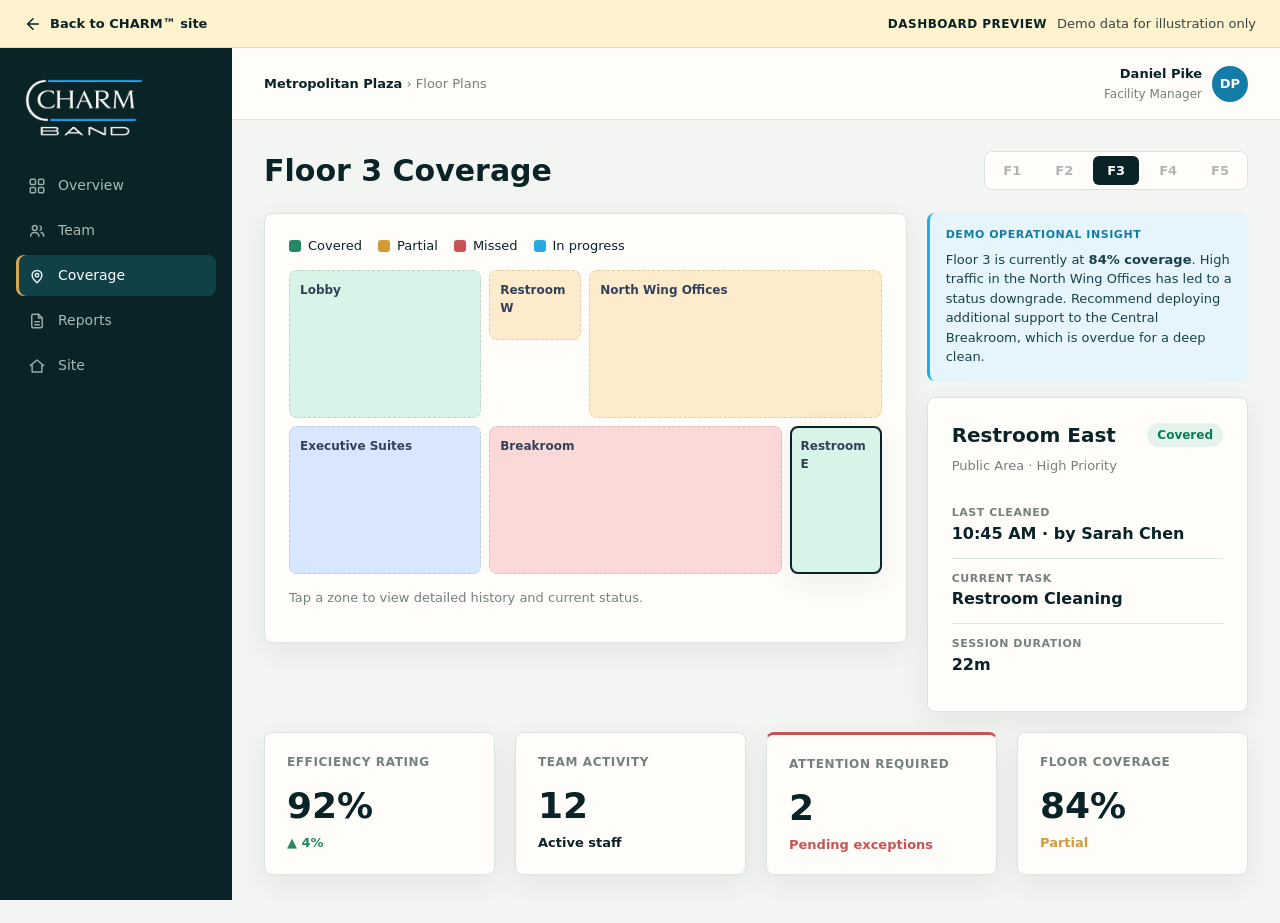
<file: dashboard/coverage.html>
<!DOCTYPE html>
<html lang="en">
<head>
<meta charset="utf-8">
<meta name="viewport" content="width=device-width, initial-scale=1">
<meta name="robots" content="noindex, nofollow">
<meta name="theme-color" content="#fffdfa">
<title>CHARM™ Band — Coverage Dashboard Demo</title>
<link rel="stylesheet" href="styles.css?v=charm-3">
</head>
<body>
<div class="demo-strip">
  <a class="demo-strip-back" href="/" aria-label="Back to CHARM site"><svg viewBox="0 0 24 24" aria-hidden="true"><path d="m12 19-7-7 7-7"/><path d="M19 12H5"/></svg><span class="back-full">Back to CHARM™ site</span><span class="back-short">Back</span></a>
  <p><strong>Dashboard preview</strong><span>Demo data for illustration only</span></p>
</div>
<div class="app">
  <aside class="sidebar">
    <div class="brand"><img class="logo" src="../assets/charm-logo.png" alt="CHARM™ Band"></div>
    <nav class="nav">
      <a href="index.html"><svg class="ico" viewBox="0 0 24 24" width="18" height="18" fill="none" stroke="currentColor" stroke-width="2"><rect x="3" y="3" width="7" height="7" rx="1.5"/><rect x="14" y="3" width="7" height="7" rx="1.5"/><rect x="3" y="14" width="7" height="7" rx="1.5"/><rect x="14" y="14" width="7" height="7" rx="1.5"/></svg> Overview</a>
      <a href="team.html"><svg class="ico" viewBox="0 0 24 24" width="18" height="18" fill="none" stroke="currentColor" stroke-width="2" stroke-linecap="round" stroke-linejoin="round"><circle cx="9" cy="8" r="3.2"/><path d="M3.5 19c0-3 2.5-5 5.5-5s5.5 2 5.5 5"/><path d="M16 5.5a3 3 0 0 1 0 5.6"/><path d="M17.5 14c2.2.4 3.5 2.3 3.5 5"/></svg> Team</a>
      <a class="active" href="coverage.html"><svg class="ico" viewBox="0 0 24 24" width="18" height="18" fill="none" stroke="currentColor" stroke-width="2" stroke-linecap="round" stroke-linejoin="round"><path d="M12 21s-6.5-5.6-6.5-10A6.5 6.5 0 0 1 18.5 11c0 4.4-6.5 10-6.5 10z"/><circle cx="12" cy="11" r="2.3"/></svg> Coverage</a>
      <a href="exceptions.html"><svg class="ico" viewBox="0 0 24 24" width="18" height="18" fill="none" stroke="currentColor" stroke-width="2" stroke-linecap="round" stroke-linejoin="round"><path d="M14 3H7a2 2 0 0 0-2 2v14a2 2 0 0 0 2 2h10a2 2 0 0 0 2-2V8z"/><path d="M14 3v5h5"/><path d="M9 13h6M9 17h6"/></svg> Reports</a>
      <a href="/"><svg class="ico" viewBox="0 0 24 24" width="18" height="18" fill="none" stroke="currentColor" stroke-width="2" stroke-linecap="round" stroke-linejoin="round"><path d="M3 11.5 12 4l9 7.5"/><path d="M5.5 10.5V20h13v-9.5"/></svg> Site</a>
    </nav>
  </aside>

  <div class="main">
    <div class="topbar">
      <div class="crumbs"><b>Metropolitan Plaza</b> › Floor Plans</div>
      <div class="right"><div class="user" id="userMenu"><div class="who"><b>Daniel Pike</b><span>Facility Manager</span></div><div class="avatar">DP</div><div class="user-pop"><b>Daniel Pike</b><span>Facility Manager</span></div></div></div>
    </div>

    <div class="content">
      <div style="display:flex;justify-content:space-between;align-items:center;flex-wrap:wrap;gap:12px">
        <h1 class="page-title" style="margin:0">Floor 3 Coverage</h1>
        <div class="floor-tabs" aria-label="Demo floor selection"><button disabled>F1</button><button disabled>F2</button><button class="active" aria-current="true">F3</button><button disabled>F4</button><button disabled>F5</button></div>
      </div>

      <div class="grid cols-2-1 mt">
        <div class="card pad">
          <div class="legend" style="margin:0 0 14px">
            <span class="k"><span class="sw" style="background:var(--success)"></span> Covered</span>
            <span class="k"><span class="sw" style="background:var(--warning)"></span> Partial</span>
            <span class="k"><span class="sw" style="background:var(--error)"></span> Missed</span>
            <span class="k"><span class="sw" style="background:#28a9e0"></span> In progress</span>
          </div>
          <div class="floorplan">
            <div class="zone z-ok"   data-zone="lobby"      style="grid-column:1/3;grid-row:1/3">Lobby</div>
            <div class="zone z-warn" data-zone="restroom-w" style="grid-column:3/4;grid-row:1/2">Restroom W</div>
            <div class="zone z-warn" data-zone="north-wing" style="grid-column:4/7;grid-row:1/3">North Wing Offices</div>
            <div class="zone z-prog" data-zone="exec"       style="grid-column:1/3;grid-row:3/5">Executive Suites</div>
            <div class="zone z-bad"  data-zone="breakroom"  style="grid-column:3/6;grid-row:3/5">Breakroom</div>
            <div class="zone z-ok"   data-zone="restroom-e" style="grid-column:6/7;grid-row:3/5">Restroom E</div>
          </div>
          <p class="muted" style="font-size:13px;margin-top:14px">Tap a zone to view detailed history and current status.</p>
        </div>

        <div id="detailPane">
          <button class="sheet-back" onclick="closeDetail()">← Back to map</button>
          <div class="ai-insight" style="margin-bottom:16px"><div class="tag">Demo operational insight</div>Floor 3 is currently at <b>84% coverage</b>. High traffic in the North Wing Offices has led to a status downgrade. Recommend deploying additional support to the Central Breakroom, which is overdue for a deep clean.</div>
          <div class="card pad zone-detail">
            <div style="display:flex;justify-content:space-between;align-items:center;margin-bottom:6px"><div class="section-title" style="margin:0" id="zd-name">Restroom East</div><span class="chip ok" id="zd-chip">Covered</span></div>
            <div class="section-sub" id="zd-sub">Public Area · High Priority</div>
            <div class="kv"><div><div class="label">Last cleaned</div><div class="val" id="zd-cleaned">10:45 AM · by Sarah Chen</div></div></div>
            <div class="kv"><div><div class="label">Current task</div><div class="val" id="zd-task">Restroom Cleaning</div></div></div>
            <div class="kv"><div><div class="label">Session duration</div><div class="val" id="zd-dur">22m</div></div></div>
          </div>
        </div>
      </div>

      <div class="grid kpis mt">
        <div class="kpi"><div class="label">Efficiency rating</div><div class="value">92%</div><div class="delta up">▲ 4%</div></div>
        <div class="kpi"><div class="label">Team activity</div><div class="value">12</div><div class="delta">Active staff</div></div>
        <div class="kpi alert"><div class="label">Attention required</div><div class="value">2</div><div class="delta" style="color:var(--error)">Pending exceptions</div></div>
        <div class="kpi"><div class="label">Floor coverage</div><div class="value">84%</div><div class="delta warn">Partial</div></div>
      </div>
    </div>
  </div>
</div>

<script>
const ZONES = {
  'lobby':      { name: 'Lobby', chip: ['ok','Covered'], sub: 'Main Entrance · High Traffic', cleaned: '09:50 AM · by Alex Reed', task: 'Floor Mopping', dur: '31m' },
  'restroom-w': { name: 'Restroom West', chip: ['warn','Partial'], sub: 'Public Area · High Priority', cleaned: '08:30 AM · by James Miller', task: 'Restroom Cleaning', dur: '14m' },
  'north-wing': { name: 'North Wing Offices', chip: ['warn','Partial'], sub: 'Office Area · Medium Priority', cleaned: '10:10 AM · by Sarah Chen', task: 'Vacuuming', dur: '26m' },
  'exec':       { name: 'Executive Suites', chip: ['prog','In progress'], sub: 'Restricted · High Priority', cleaned: 'In progress · by Maria Lopez', task: 'Dusting', dur: '12m (ongoing)' },
  'breakroom':  { name: 'Breakroom', chip: ['bad','Missed'], sub: 'Common Area · Medium Priority', cleaned: 'Not cleaned this shift', task: '—', dur: '—' },
  'restroom-e': { name: 'Restroom East', chip: ['ok','Covered'], sub: 'Public Area · High Priority', cleaned: '10:45 AM · by Sarah Chen', task: 'Restroom Cleaning', dur: '22m' },
};

const isMobile = () => window.matchMedia('(max-width: 768px)').matches;
function openSheet() {
  const p = document.getElementById('detailPane');
  if (p.classList.contains('open')) return;
  p.classList.add('open');
  p.scrollTop = 0;
  history.pushState({ sheet: true }, '');   // so back-gesture/back-button closes the sheet, not the page
}
function closeDetail() {
  if (document.getElementById('detailPane').classList.contains('open')) history.back();
}
window.addEventListener('popstate', () => {
  const p = document.getElementById('detailPane');
  if (p && p.classList.contains('open')) p.classList.remove('open');
});
(function () {  // swipe right on the pane to close
  const p = document.getElementById('detailPane');
  let sx = 0;
  p.addEventListener('touchstart', (e) => { sx = e.touches[0].clientX; }, { passive: true });
  p.addEventListener('touchend', (e) => { if (e.changedTouches[0].clientX - sx > 80) closeDetail(); }, { passive: true });
})();

function selectZone(id, open) {
  const z = ZONES[id];
  if (!z) return;
  document.querySelectorAll('.zone').forEach((el) => el.classList.toggle('selected', el.dataset.zone === id));
  if (open && isMobile()) openSheet();
  document.getElementById('zd-name').textContent = z.name;
  const chip = document.getElementById('zd-chip');
  chip.className = 'chip ' + z.chip[0];
  chip.textContent = z.chip[1];
  document.getElementById('zd-sub').textContent = z.sub;
  document.getElementById('zd-cleaned').textContent = z.cleaned;
  document.getElementById('zd-task').textContent = z.task;
  document.getElementById('zd-dur').textContent = z.dur;
}

document.querySelectorAll('.zone').forEach((el) => {
  el.addEventListener('click', () => selectZone(el.dataset.zone, true));
});
selectZone('restroom-e');
</script>
<script src="app.js?v=charm-1"></script>
</body>
</html>
</file>
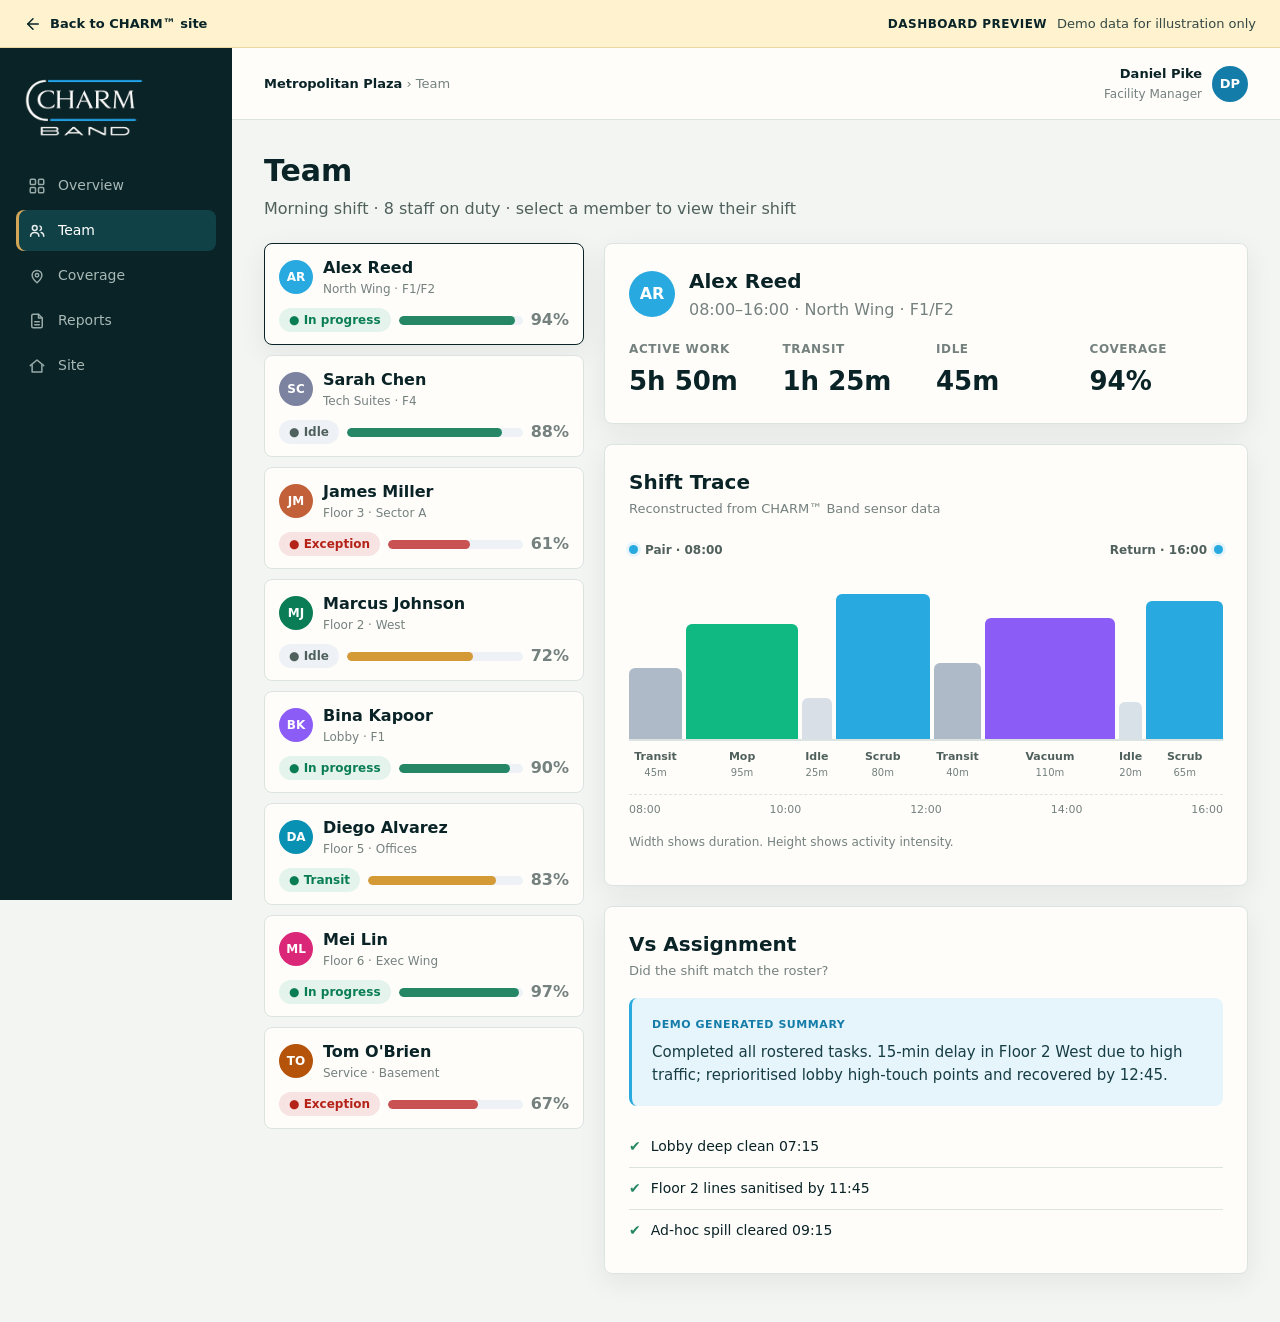
<file: dashboard/team.html>
<!DOCTYPE html>
<html lang="en">
<head>
<meta charset="utf-8">
<meta name="viewport" content="width=device-width, initial-scale=1">
<meta name="robots" content="noindex, nofollow">
<meta name="theme-color" content="#fffdfa">
<title>CHARM™ Band — Team Dashboard Demo</title>
<link rel="stylesheet" href="styles.css?v=charm-3">
</head>
<body>
<div class="demo-strip">
  <a class="demo-strip-back" href="/" aria-label="Back to CHARM site"><svg viewBox="0 0 24 24" aria-hidden="true"><path d="m12 19-7-7 7-7"/><path d="M19 12H5"/></svg><span class="back-full">Back to CHARM™ site</span><span class="back-short">Back</span></a>
  <p><strong>Dashboard preview</strong><span>Demo data for illustration only</span></p>
</div>
<div class="app">
  <aside class="sidebar">
    <div class="brand"><img class="logo" src="../assets/charm-logo.png" alt="CHARM™ Band"></div>
    <nav class="nav">
      <a href="index.html"><svg class="ico" viewBox="0 0 24 24" width="18" height="18" fill="none" stroke="currentColor" stroke-width="2"><rect x="3" y="3" width="7" height="7" rx="1.5"/><rect x="14" y="3" width="7" height="7" rx="1.5"/><rect x="3" y="14" width="7" height="7" rx="1.5"/><rect x="14" y="14" width="7" height="7" rx="1.5"/></svg> Overview</a>
      <a class="active" href="team.html"><svg class="ico" viewBox="0 0 24 24" width="18" height="18" fill="none" stroke="currentColor" stroke-width="2" stroke-linecap="round" stroke-linejoin="round"><circle cx="9" cy="8" r="3.2"/><path d="M3.5 19c0-3 2.5-5 5.5-5s5.5 2 5.5 5"/><path d="M16 5.5a3 3 0 0 1 0 5.6"/><path d="M17.5 14c2.2.4 3.5 2.3 3.5 5"/></svg> Team</a>
      <a href="coverage.html"><svg class="ico" viewBox="0 0 24 24" width="18" height="18" fill="none" stroke="currentColor" stroke-width="2" stroke-linecap="round" stroke-linejoin="round"><path d="M12 21s-6.5-5.6-6.5-10A6.5 6.5 0 0 1 18.5 11c0 4.4-6.5 10-6.5 10z"/><circle cx="12" cy="11" r="2.3"/></svg> Coverage</a>
      <a href="exceptions.html"><svg class="ico" viewBox="0 0 24 24" width="18" height="18" fill="none" stroke="currentColor" stroke-width="2" stroke-linecap="round" stroke-linejoin="round"><path d="M14 3H7a2 2 0 0 0-2 2v14a2 2 0 0 0 2 2h10a2 2 0 0 0 2-2V8z"/><path d="M14 3v5h5"/><path d="M9 13h6M9 17h6"/></svg> Reports</a>
      <a href="/"><svg class="ico" viewBox="0 0 24 24" width="18" height="18" fill="none" stroke="currentColor" stroke-width="2" stroke-linecap="round" stroke-linejoin="round"><path d="M3 11.5 12 4l9 7.5"/><path d="M5.5 10.5V20h13v-9.5"/></svg> Site</a>
    </nav>
  </aside>

  <div class="main">
    <div class="topbar">
      <div class="crumbs"><b>Metropolitan Plaza</b> › Team</div>
      <div class="right"><div class="user" id="userMenu"><div class="who"><b>Daniel Pike</b><span>Facility Manager</span></div><div class="avatar">DP</div><div class="user-pop"><b>Daniel Pike</b><span>Facility Manager</span></div></div></div>
    </div>

    <div class="content">
      <h1 class="page-title">Team</h1>
      <p class="page-sub">Morning shift · 8 staff on duty · select a member to view their shift</p>

      <div class="team-grid">
        <!-- LEFT: worker list -->
        <div class="wlist" id="wlist"></div>

        <!-- RIGHT: detail -->
        <div id="detailPane">
          <button class="sheet-back" onclick="closeDetail()">← Back to team</button>
          <div class="card pad">
            <div class="who-cell" style="gap:14px">
              <div class="avatar" id="dAvatar" style="width:46px;height:46px;font-size:16px">AR</div>
              <div><div class="section-title" style="margin:0" id="dName">—</div><p class="muted" id="dMeta" style="margin:2px 0 0"></p></div>
            </div>
            <div class="grid kpis" style="grid-template-columns:repeat(4,1fr);margin-top:18px">
              <div class="stat"><div class="label">Active work</div><div class="value" id="dActive">—</div></div>
              <div class="stat"><div class="label">Transit</div><div class="value" id="dTransit">—</div></div>
              <div class="stat"><div class="label">Idle</div><div class="value" id="dIdle">—</div></div>
              <div class="stat"><div class="label">Coverage</div><div class="value" id="dCoverage">—</div></div>
            </div>
          </div>

          <div class="card pad mt">
            <div class="section-title">Shift Trace</div>
            <div class="section-sub">Reconstructed from CHARM™ Band sensor data</div>
            <div class="trace">
              <div class="trace-pins"><span class="pin"><i></i> Pair · 08:00</span><span class="pin right">Return · 16:00 <i></i></span></div>
              <div class="trace-bars" id="traceBars"></div>
              <div class="trace-labels" id="traceLabels"></div>
              <div class="trace-axis"><span>08:00</span><span>10:00</span><span>12:00</span><span>14:00</span><span>16:00</span></div>
              <p class="muted" style="font-size:12px;margin-top:14px">Width shows duration. Height shows activity intensity.</p>
            </div>
          </div>

          <div class="card pad mt">
            <div class="section-title">Vs Assignment</div>
            <div class="section-sub">Did the shift match the roster?</div>
            <div class="narrative" style="font-size:15px"><div class="tag">Demo generated summary</div><span id="dNarrative"></span></div>
            <div class="mt" id="dChecklist"></div>
          </div>
        </div>
      </div>
    </div>
  </div>
</div>

<script>
const TASK_COLORS = { Mop:'#10b981', Scrub:'#28a9e0', Vacuum:'#8b5cf6', Dust:'#f59e0b', Transit:'#94a3b8', Idle:'#cbd5e1' };
const RECEDE = new Set(['Transit','Idle']);

// Reusable 480-min trace templates
const TRACES = {
  mop:     [['Transit',45,42],['Mop',95,68],['Idle',25,24],['Scrub',80,86],['Transit',40,45],['Vacuum',110,72],['Idle',20,22],['Scrub',65,82]],
  vacuum:  [['Transit',30,40],['Vacuum',140,74],['Transit',35,46],['Dust',70,55],['Idle',30,22],['Vacuum',120,70],['Transit',25,44],['Idle',30,20]],
  restroom:[['Transit',50,44],['Scrub',120,88],['Idle',20,24],['Mop',90,64],['Transit',40,46],['Scrub',100,84],['Idle',60,21]],
  light:   [['Transit',60,40],['Dust',80,52],['Idle',90,20],['Vacuum',70,66],['Transit',40,44],['Mop',80,62],['Idle',60,22]],
};

const WORKERS = [
  { id:'ar', initials:'AR', name:'Alex Reed',      color:'#28a9e0', zone:'North Wing · F1/F2', status:['ok','In progress'], coverage:94, trace:'mop',      narrative:'Completed all rostered tasks. 15-min delay in Floor 2 West due to high traffic; reprioritised lobby high-touch points and recovered by 12:45.', checks:['Lobby deep clean 07:15','Floor 2 lines sanitised by 11:45','Ad-hoc spill cleared 09:15'] },
  { id:'sc', initials:'SC', name:'Sarah Chen',     color:'#7c83a0', zone:'Tech Suites · F4',   status:['neutral','Idle'],   coverage:88, trace:'vacuum',   narrative:'On track with the tech-suite vacuum circuit. Currently on a scheduled break since 13:10.', checks:['Suites 4A–4F vacuumed','Conference 4A reset','Break logged 13:10'] },
  { id:'jm', initials:'JM', name:'James Miller',   color:'#c2603a', zone:'Floor 3 · Sector A', status:['bad','Exception'],  coverage:61, trace:'light',    narrative:'Below target on Floor 3. Restroom check at 11 AM was skipped — flagged for follow-up. Long idle stretch mid-shift.', checks:['Sector A swept','Restroom check skipped (flag)','45-min unplanned idle'] },
  { id:'mj', initials:'MJ', name:'Marcus Johnson', color:'#0a7d57', zone:'Floor 2 · West',     status:['neutral','Idle'],   coverage:72, trace:'light',    narrative:'Partial coverage on Floor 2 West. Two short tasks ran under estimated time; idle since 12:50.', checks:['West corridor mopped','Breakroom partial','Idle since 12:50'] },
  { id:'bk', initials:'BK', name:'Bina Kapoor',    color:'#8b5cf6', zone:'Lobby · F1',         status:['ok','In progress'], coverage:90, trace:'mop',      narrative:'Strong lobby coverage through peak arrival. Maintained high-touch sanitation on schedule.', checks:['Lobby mopped 08:40','High-touch wipe-down hourly','Entrance glass cleaned'] },
  { id:'da', initials:'DA', name:'Diego Alvarez',  color:'#0891b2', zone:'Floor 5 · Offices',  status:['ok','Transit'],     coverage:83, trace:'vacuum',   narrative:'Steady progress across Floor 5 offices. In transit to the east wing for the afternoon block.', checks:['Offices 5A–5D vacuumed','Dusting complete','Heading to east wing'] },
  { id:'ml', initials:'ML', name:'Mei Lin',        color:'#db2777', zone:'Floor 6 · Exec Wing',status:['ok','In progress'], coverage:97, trace:'restroom', narrative:'Excellent coverage of the executive wing. All priority zones completed ahead of schedule.', checks:['Exec restrooms deep-cleaned','Boardroom reset','Kitchenette sanitised'] },
  { id:'to', initials:'TO', name:"Tom O'Brien",    color:'#b45309', zone:'Service · Basement', status:['bad','Exception'],  coverage:67, trace:'restroom', narrative:'Basement service areas partially covered. Biohazard alert in Restroom B handled within SLA; remaining loop incomplete.', checks:['Restroom B biohazard cleared','Service hall mopped','Loading bay incomplete (flag)'] },
];

function fmt(min) {
  const h = Math.floor(min/60), m = min%60;
  return h ? (m ? `${h}h ${m}m` : `${h}h`) : `${m}m`;
}

// ---- build the left list ----
const wlist = document.getElementById('wlist');
WORKERS.forEach((w, i) => {
  const cov = w.coverage >= 85 ? 'fill-ok' : w.coverage >= 70 ? 'fill-warn' : 'fill-bad';
  const card = document.createElement('div');
  card.className = 'wcard';
  card.dataset.id = w.id;
  card.innerHTML = `
    <div class="top"><div class="avatar" style="background:${w.color}">${w.initials}</div>
      <div><div class="nm">${w.name}</div><div class="muted" style="font-size:12px">${w.zone}</div></div></div>
    <div class="sub">
      <span class="chip ${w.status[0]}">● ${w.status[1]}</span>
      <span class="mini-track track" style="flex:1"><span class="${cov}" style="width:${w.coverage}%"></span></span>
      <span class="muted" style="font-weight:600">${w.coverage}%</span>
    </div>`;
  card.addEventListener('click', () => select(w.id, true));
  wlist.appendChild(card);
});

const isMobile = () => window.matchMedia('(max-width: 768px)').matches;
function openSheet() {
  const p = document.getElementById('detailPane');
  if (p.classList.contains('open')) return;
  p.classList.add('open');
  p.scrollTop = 0;
  history.pushState({ sheet: true }, '');   // so back-gesture/back-button closes the sheet, not the page
}
function closeDetail() {
  if (document.getElementById('detailPane').classList.contains('open')) history.back();
}
window.addEventListener('popstate', () => {
  const p = document.getElementById('detailPane');
  if (p && p.classList.contains('open')) p.classList.remove('open');
});
(function () {  // swipe right on the pane to close
  const p = document.getElementById('detailPane');
  let sx = 0;
  p.addEventListener('touchstart', (e) => { sx = e.touches[0].clientX; }, { passive: true });
  p.addEventListener('touchend', (e) => { if (e.changedTouches[0].clientX - sx > 80) closeDetail(); }, { passive: true });
})();

// ---- render the detail for a worker ----
function select(id, open) {
  const w = WORKERS.find((x) => x.id === id);
  if (!w) return;
  document.querySelectorAll('.wcard').forEach((c) => c.classList.toggle('selected', c.dataset.id === id));
  if (open && isMobile()) openSheet();

  document.getElementById('dAvatar').textContent = w.initials;
  document.getElementById('dAvatar').style.background = w.color;
  document.getElementById('dName').textContent = w.name;
  document.getElementById('dMeta').textContent = `08:00–16:00 · ${w.zone}`;

  const trace = TRACES[w.trace];
  let active = 0, transit = 0, idle = 0;
  trace.forEach(([label, dur]) => {
    if (label === 'Transit') transit += dur; else if (label === 'Idle') idle += dur; else active += dur;
  });
  document.getElementById('dActive').textContent = fmt(active);
  document.getElementById('dTransit').textContent = fmt(transit);
  document.getElementById('dIdle').textContent = fmt(idle);
  document.getElementById('dCoverage').textContent = w.coverage + '%';

  const bars = document.getElementById('traceBars');
  const labels = document.getElementById('traceLabels');
  bars.innerHTML = ''; labels.innerHTML = '';
  trace.forEach(([label, dur, inten]) => {
    const seg = document.createElement('div');
    seg.className = 'seg' + (RECEDE.has(label) ? ' recede' : '');
    seg.style.flexGrow = dur; seg.style.height = inten + '%'; seg.style.background = TASK_COLORS[label];
    seg.title = `${label} · ${dur} min · intensity ${inten}`;
    bars.appendChild(seg);
    const lab = document.createElement('div');
    lab.className = 'lab'; lab.style.flexGrow = dur;
    lab.innerHTML = `${label}<small>${dur}m</small>`;
    labels.appendChild(lab);
  });

  document.getElementById('dNarrative').textContent = w.narrative;
  document.getElementById('dChecklist').innerHTML = w.checks
    .map((c) => `<div class="check"><span class="ok">✔</span> <div>${c}</div></div>`).join('');
}

select(WORKERS[0].id);
</script>
<script src="app.js?v=charm-1"></script>
</body>
</html>
</file>
<file: styles.css>
:root {
  color-scheme: light;
  --ink: #092326;
  --deep: #06191b;
  --charcoal: #182321;
  --muted: #5d6b68;
  --paper: #f3f1ea;
  --white: #fffdfa;
  --line: rgba(9, 35, 38, 0.15);
  --gold: #d3a657;
  --blue: #28a9e0;
  --green: #728465;
  --max: 1240px;
}

* {
  box-sizing: border-box;
}

html {
  scroll-behavior: smooth;
}

body {
  margin: 0;
  color: var(--charcoal);
  background: var(--paper);
  font-family: Inter, ui-sans-serif, system-ui, -apple-system, BlinkMacSystemFont, "Segoe UI", sans-serif;
  line-height: 1.5;
}

body::selection {
  background: rgba(40, 169, 224, 0.24);
}

a {
  color: inherit;
  text-decoration: none;
}

img {
  display: block;
  max-width: 100%;
}

h1,
h2,
h3,
p {
  margin-top: 0;
}

h1,
h2,
h3 {
  letter-spacing: 0;
}

h1 {
  margin-bottom: 24px;
  font-size: 5.8rem;
  font-weight: 780;
  line-height: 0.9;
}

h2 {
  margin-bottom: 18px;
  font-size: 3.4rem;
  font-weight: 760;
  line-height: 0.98;
}

h3 {
  margin-bottom: 10px;
  font-size: 1.25rem;
  line-height: 1.1;
}

.eyebrow {
  margin-bottom: 16px;
  color: var(--gold);
  font-size: 0.74rem;
  font-weight: 780;
  letter-spacing: 0.1em;
  text-transform: uppercase;
}

.eyebrow span {
  color: var(--white);
  letter-spacing: 0.03em;
}

.eyebrow-dark {
  color: #987137;
}

.site-header {
  position: fixed;
  z-index: 50;
  top: 0;
  right: 0;
  left: 0;
  display: flex;
  align-items: center;
  justify-content: space-between;
  gap: 28px;
  min-height: 78px;
  padding: 14px 4vw;
  color: var(--white);
  transition: min-height 180ms ease, background 180ms ease, color 180ms ease, border-color 180ms ease;
}

.theme-light-header .site-header:not(.is-scrolled) {
  color: var(--ink);
}

.site-header.is-scrolled {
  min-height: 64px;
  color: var(--ink);
  border-bottom: 1px solid var(--line);
  background: rgba(255, 253, 250, 0.9);
  backdrop-filter: blur(18px);
}

.brand {
  display: inline-flex;
  width: 132px;
  flex: 0 0 auto;
  align-items: center;
}

.brand img {
  width: 100%;
  height: auto;
}

.logo-dark,
.theme-light-header .site-header:not(.is-scrolled) .logo-light,
.site-header.is-scrolled .logo-light {
  display: none;
}

.theme-light-header .site-header:not(.is-scrolled) .logo-dark,
.site-header.is-scrolled .logo-dark {
  display: block;
}

.site-nav {
  display: flex;
  align-items: center;
  gap: 28px;
  font-size: 0.88rem;
  font-weight: 690;
}

.site-nav a {
  opacity: 0.76;
}

.site-nav a:hover,
.site-nav a:focus-visible,
.site-nav a[aria-current="page"] {
  opacity: 1;
}

.site-nav a[aria-current="page"] {
  color: var(--blue);
}

.nav-cta {
  display: inline-flex;
  min-height: 40px;
  align-items: center;
  border: 1px solid currentColor;
  border-radius: 6px;
  padding: 0 16px;
}

.button,
.text-link,
.dark-text-link {
  display: inline-flex;
  min-height: 48px;
  align-items: center;
  justify-content: center;
  font-weight: 750;
}

.button {
  border: 0;
  border-radius: 6px;
  padding: 0 22px;
  cursor: pointer;
  font: inherit;
  font-weight: 750;
}

.button-primary {
  color: var(--ink);
  background: var(--gold);
}

.button-dark {
  color: var(--white);
  background: var(--ink);
}

.text-link {
  color: rgba(255, 253, 250, 0.86);
}

.dark-text-link {
  color: var(--ink);
}

.hero-actions {
  display: flex;
  flex-wrap: wrap;
  gap: 14px 24px;
  align-items: center;
}

/* Home */
.home-hero {
  position: relative;
  display: grid;
  min-height: 88svh;
  align-items: center;
  overflow: hidden;
  color: var(--white);
  background: var(--deep);
  isolation: isolate;
}

.home-hero-media,
.home-hero-scrim {
  position: absolute;
  inset: 0;
}

.home-hero-device {
  display: none;
}

.home-hero-media {
  z-index: -2;
  background: url("assets/charm-hero-sensor-band.png?v=family-1") center center / cover no-repeat;
}

.home-hero-scrim {
  z-index: -1;
  background:
    linear-gradient(90deg, rgba(5, 25, 27, 0.88) 0%, rgba(5, 25, 27, 0.58) 48%, rgba(5, 25, 27, 0.08) 78%),
    linear-gradient(180deg, rgba(5, 25, 27, 0.08), rgba(5, 25, 27, 0.12) 72%, rgba(5, 25, 27, 0.72));
}

.home-hero-content {
  position: relative;
  z-index: 1;
  width: min(100%, var(--max));
  margin: 0 auto;
  padding: 136px 4vw 74px;
}

.home-hero h1 {
  max-width: 760px;
}

.home-hero-content > p:not(.eyebrow) {
  max-width: 620px;
  margin-bottom: 30px;
  color: rgba(255, 253, 250, 0.88);
  font-size: 1.22rem;
}

.product-family {
  padding: 86px 0 0;
  background: var(--paper);
}

.family-heading {
  width: min(calc(100% - 8vw), var(--max));
  margin: 0 auto 44px;
}

.family-heading h2 {
  max-width: 720px;
}

.family-heading > p:last-child {
  max-width: 720px;
  margin-bottom: 0;
  color: var(--muted);
  font-size: 1.06rem;
}

.product-gallery {
  display: grid;
  grid-template-columns: repeat(3, minmax(0, 1fr));
  min-height: 540px;
}

.product-tile {
  position: relative;
  min-width: 0;
  overflow: hidden;
  border-top: 1px solid var(--line);
  border-right: 1px solid var(--line);
  padding: 34px;
  isolation: isolate;
}

.product-tile:last-child {
  border-right: 0;
}

.product-tile-band {
  color: var(--ink);
  background: #e8eeeb;
}

.product-tile-agri {
  color: #1f2922;
  background: #d4d1c4;
}

.product-tile-beltpack {
  color: var(--white);
  background: #17201f;
}

.product-tile-copy {
  position: relative;
  z-index: 2;
}

.product-tile-copy p {
  margin-bottom: 8px;
  color: currentColor;
  font-size: 0.76rem;
  font-weight: 770;
  letter-spacing: 0.09em;
  opacity: 0.62;
  text-transform: uppercase;
}

.product-tile-copy h3 {
  margin-bottom: 12px;
  color: currentColor;
  font-size: 1.72rem;
}

.product-tile-copy span {
  font-size: 0.9rem;
  opacity: 0.72;
}

.product-tile-copy b {
  margin-left: 6px;
  color: var(--blue);
}

.product-tile img {
  position: absolute;
  z-index: 1;
  right: 4%;
  bottom: -2%;
  width: 78%;
  height: 76%;
  object-fit: contain;
  object-position: right bottom;
  transition: transform 300ms ease;
}

.product-tile-band img {
  right: 12%;
  width: 56%;
  height: 78%;
}

.product-tile-agri img {
  right: -6%;
  width: 100%;
  height: 74%;
}

.product-tile-beltpack img {
  right: 8%;
  bottom: 0;
  width: 62%;
  height: 76%;
}

.product-tile:hover img,
.product-tile:focus-visible img {
  transform: translateY(-8px);
}

.system-band {
  display: grid;
  grid-template-columns: minmax(260px, 0.7fr) minmax(0, 1.3fr);
  gap: 72px;
  padding: 80px 4vw;
  color: var(--white);
  background: var(--ink);
}

.system-heading {
  max-width: 440px;
}

.system-heading h2 {
  font-size: 2.7rem;
}

.system-steps {
  display: grid;
  grid-template-columns: repeat(4, minmax(0, 1fr));
  gap: 1px;
  margin: 0;
  padding: 0;
  list-style: none;
  background: rgba(255, 253, 250, 0.15);
}

.system-steps li {
  min-height: 180px;
  padding: 24px;
  background: var(--ink);
}

.system-steps span {
  display: block;
  margin-bottom: 34px;
  color: var(--gold);
  font-size: 0.72rem;
  font-weight: 780;
}

.system-steps strong {
  display: block;
  margin-bottom: 8px;
  font-size: 1rem;
}

.system-steps p {
  margin-bottom: 0;
  color: rgba(255, 253, 250, 0.6);
  font-size: 0.88rem;
}

.interest-section {
  display: grid;
  grid-template-columns: minmax(260px, 0.75fr) minmax(520px, 1.25fr);
  gap: 72px;
  align-items: start;
  padding: 82px 4vw;
  background: var(--white);
}

.interest-copy {
  max-width: 520px;
}

.interest-copy p:last-child {
  color: var(--muted);
  font-size: 1.05rem;
}

.interest-form {
  display: grid;
  grid-template-columns: repeat(2, minmax(0, 1fr));
  gap: 16px;
}

.interest-form label {
  display: grid;
  gap: 7px;
}

.interest-form label span {
  color: var(--muted);
  font-size: 0.78rem;
  font-weight: 720;
}

.interest-form input,
.interest-form select {
  width: 100%;
  min-height: 48px;
  border: 1px solid var(--line);
  border-radius: 6px;
  padding: 0 13px;
  color: var(--ink);
  background: var(--paper);
  font: inherit;
}

.interest-form input:focus,
.interest-form select:focus {
  outline: 2px solid rgba(40, 169, 224, 0.46);
  outline-offset: 2px;
}

.form-submit,
.form-note {
  grid-column: 1 / -1;
}

.form-submit {
  margin-top: 4px;
}

.form-note {
  margin: 0;
  color: var(--muted);
  font-size: 0.82rem;
}

/* Product pages */
.product-hero {
  position: relative;
  display: grid;
  min-height: 78svh;
  align-items: center;
  overflow: hidden;
  isolation: isolate;
}

.product-hero::after {
  content: "";
  position: absolute;
  z-index: -1;
  inset: auto 0 0;
  height: 1px;
  background: var(--line);
}

.product-hero-band {
  color: var(--ink);
  background: linear-gradient(110deg, #edf2ef 0%, #dde8e3 54%, #c9dad7 100%);
}

.product-hero-agri {
  color: #1d2821;
  background: linear-gradient(110deg, #e3dfd1 0%, #d3d0c0 54%, #aeb39d 100%);
}

.product-hero-beltpack {
  color: var(--white);
  background: linear-gradient(110deg, #0c1514 0%, #172120 60%, #26302e 100%);
}

.product-hero-copy {
  position: relative;
  z-index: 2;
  width: min(52%, 680px);
  padding: 138px 4vw 72px;
}

.product-hero-copy h1 {
  max-width: 760px;
}

.product-hero-copy > p:not(.eyebrow) {
  max-width: 590px;
  margin-bottom: 30px;
  color: var(--muted);
  font-size: 1.2rem;
}

.product-hero-beltpack .product-hero-copy > p:not(.eyebrow) {
  color: rgba(255, 253, 250, 0.72);
}

.product-hero-device {
  position: absolute;
  z-index: 1;
  right: 2vw;
  bottom: 0;
  width: 50%;
  height: 78%;
  object-fit: contain;
  object-position: center bottom;
}

.product-hero-device-band {
  right: 10vw;
  width: 30%;
  height: 82%;
}

.product-hero-device-agri {
  right: -2vw;
  width: 58%;
  height: 84%;
}

.product-hero-device-beltpack {
  right: 8vw;
  width: 36%;
  height: 78%;
}

.family-strip {
  display: flex;
  min-height: 62px;
  align-items: center;
  justify-content: center;
  gap: 34px;
  border-bottom: 1px solid var(--line);
  padding: 0 4vw;
  color: var(--ink);
  background: var(--white);
  font-size: 0.84rem;
  font-weight: 720;
}

.family-strip > span {
  color: var(--muted);
  font-weight: 560;
}

.family-strip a[aria-current="page"] {
  color: var(--blue);
}

.family-strip-dark {
  border-color: rgba(255, 253, 250, 0.12);
  color: var(--white);
  background: #111b1a;
}

.family-strip-dark > span {
  color: rgba(255, 253, 250, 0.5);
}

.capability-strip {
  display: grid;
  grid-template-columns: repeat(4, minmax(0, 1fr));
  border-bottom: 1px solid var(--line);
  background: var(--paper);
}

.capability-strip div {
  min-height: 124px;
  border-right: 1px solid var(--line);
  padding: 30px 4vw;
}

.capability-strip div:last-child {
  border-right: 0;
}

.capability-strip span,
.capability-strip strong {
  display: block;
}

.capability-strip span {
  margin-bottom: 10px;
  color: var(--muted);
  font-size: 0.72rem;
  font-weight: 720;
  text-transform: uppercase;
}

.capability-strip strong {
  color: var(--ink);
  font-size: 1.05rem;
}

.product-trace-section {
  display: grid;
  grid-template-columns: minmax(260px, 0.65fr) minmax(0, 1.35fr);
  gap: 72px;
  align-items: center;
  padding: 82px 4vw;
  color: var(--white);
  background: var(--ink);
}

.trace-earth {
  background: #27322a;
}

.trace-security {
  background: #111a19;
}

.trace-intro {
  max-width: 480px;
}

.trace-intro h2 {
  font-size: 2.75rem;
}

.trace-intro > p:last-child {
  margin-bottom: 0;
  color: rgba(255, 253, 250, 0.64);
}

.signal-panel {
  min-width: 0;
  border: 1px solid rgba(255, 253, 250, 0.16);
  border-radius: 7px;
  padding: 28px;
  background: rgba(0, 0, 0, 0.16);
}

.signal-header {
  display: flex;
  justify-content: space-between;
  gap: 20px;
  margin-bottom: 24px;
  color: rgba(255, 253, 250, 0.64);
  font-size: 0.82rem;
}

.signal-header strong {
  color: var(--gold);
}

.shift-trace {
  display: grid;
  grid-template-columns: 58px minmax(0, 1fr) 62px;
  gap: 10px;
  align-items: end;
  padding: 18px 0 14px;
  border-top: 1px solid rgba(255, 253, 250, 0.1);
  border-bottom: 1px solid rgba(255, 253, 250, 0.1);
}

.trace-pin {
  display: grid;
  min-height: 118px;
  align-content: end;
  color: var(--white);
  font-size: 0.7rem;
  font-weight: 740;
  white-space: nowrap;
}

.trace-pin::before {
  content: "";
  width: 9px;
  height: 9px;
  margin-bottom: 8px;
  border: 2px solid var(--gold);
  border-radius: 50%;
  background: var(--deep);
}

.trace-pin-end {
  justify-items: end;
}

.trace-track {
  position: relative;
  display: flex;
  min-width: 0;
  height: 118px;
  gap: 3px;
  align-items: end;
  padding: 24px 0 20px;
  background: linear-gradient(90deg, rgba(255, 253, 250, 0.1), rgba(255, 253, 250, 0.1)) left calc(100% - 20px) / 100% 1px no-repeat;
}

.trace-markers {
  position: absolute;
  inset: 0 0 20px;
  pointer-events: none;
}

.trace-markers span {
  position: absolute;
  top: 0;
  left: var(--at);
  min-width: 34px;
  transform: translateX(-50%);
  color: rgba(255, 253, 250, 0.48);
  font-size: 0.62rem;
  font-weight: 680;
  text-align: center;
}

.trace-markers span:first-child {
  transform: none;
  text-align: left;
}

.trace-markers span:last-child {
  transform: translateX(-100%);
  text-align: right;
}

.trace-markers span::after {
  content: "";
  display: block;
  width: 1px;
  height: 68px;
  margin: 5px auto 0;
  background: linear-gradient(180deg, rgba(255, 253, 250, 0.14), transparent);
}

.trace-segment {
  position: relative;
  flex: var(--span) 1 0;
  min-width: 0;
  height: var(--intensity);
  border-radius: 5px 5px 2px 2px;
  background: linear-gradient(180deg, rgba(221, 173, 94, 0.96), rgba(221, 173, 94, 0.18));
}

.trace-segment em {
  position: absolute;
  right: 3px;
  bottom: -18px;
  left: 3px;
  overflow: hidden;
  color: rgba(255, 253, 250, 0.68);
  font-size: 0.6rem;
  font-style: normal;
  font-weight: 680;
  text-overflow: ellipsis;
  white-space: nowrap;
}

.trace-idle {
  background: linear-gradient(180deg, rgba(255, 253, 250, 0.48), rgba(255, 253, 250, 0.1));
}

.trace-blue {
  background: linear-gradient(180deg, rgba(40, 169, 224, 0.9), rgba(40, 169, 224, 0.16));
}

.trace-green {
  background: linear-gradient(180deg, rgba(142, 164, 112, 0.94), rgba(142, 164, 112, 0.16));
}

.trace-alert {
  background: linear-gradient(180deg, rgba(220, 116, 80, 0.94), rgba(220, 116, 80, 0.16));
}

.product-close {
  display: flex;
  align-items: center;
  justify-content: space-between;
  gap: 36px;
  padding: 66px 4vw;
  background: var(--white);
}

.product-close h2 {
  margin-bottom: 0;
  font-size: 2.7rem;
}

/* Footer and motion */
.site-footer {
  display: grid;
  grid-template-columns: auto 1fr auto;
  gap: 36px;
  align-items: center;
  padding: 34px 4vw;
  color: rgba(255, 253, 250, 0.6);
  background: var(--deep);
  font-size: 0.84rem;
}

.footer-brand {
  width: 108px;
}

.site-footer nav {
  display: flex;
  gap: 24px;
  color: var(--white);
}

.site-footer p {
  margin-bottom: 0;
  text-align: right;
}

.compact-footer {
  grid-template-columns: auto 1fr;
}

.compact-footer p {
  justify-self: end;
}

.reveal {
  opacity: 1;
  transform: none;
}

.js-enhanced .reveal {
  opacity: 0;
  transform: translateY(16px);
  transition: opacity 600ms ease, transform 600ms ease;
}

.js-enhanced .reveal.is-visible {
  opacity: 1;
  transform: none;
}

@media (prefers-reduced-motion: reduce) {
  *,
  *::before,
  *::after {
    scroll-behavior: auto !important;
    transition-duration: 0.001ms !important;
    animation-duration: 0.001ms !important;
  }
}

@media (max-width: 1000px) {
  h1 {
    font-size: 4.5rem;
  }

  h2 {
    font-size: 2.8rem;
  }

  .product-gallery {
    min-height: 500px;
  }

  .product-tile {
    padding: 26px;
  }

  .system-band,
  .interest-section,
  .product-trace-section {
    grid-template-columns: 1fr;
    gap: 36px;
  }

  .system-steps {
    grid-template-columns: repeat(4, minmax(0, 1fr));
  }

  .interest-form {
    max-width: 760px;
  }

  .product-hero-copy {
    width: 58%;
  }

  .product-hero-device-band {
    right: 6vw;
    width: 34%;
  }

  .product-hero-device-agri,
  .product-hero-device-beltpack {
    right: -8vw;
    width: 60%;
  }

  .product-hero-device-beltpack {
    right: 6vw;
    width: 38%;
  }
}

@media (max-width: 760px) {
  h1 {
    font-size: 3.55rem;
  }

  h2 {
    font-size: 2.3rem;
  }

  .site-header {
    gap: 12px;
    min-height: 66px;
    padding: 10px 14px;
  }

  .brand {
    width: 96px;
  }

  .site-nav {
    gap: 12px;
    font-size: 0.7rem;
  }

  .nav-cta {
    display: none;
  }

  .home-hero {
    min-height: 96svh;
  }

  .home-hero-content {
    padding: 112px 20px 56px;
  }

  .home-hero-content > p:not(.eyebrow),
  .product-hero-copy > p:not(.eyebrow) {
    font-size: 1rem;
  }

  .home-hero-content > p:not(.eyebrow) {
    max-width: calc(100% - 110px);
  }

  .home-hero-scrim {
    background:
      linear-gradient(90deg, rgba(5, 25, 27, 0.9), rgba(5, 25, 27, 0.54)),
      linear-gradient(180deg, rgba(5, 25, 27, 0.04), rgba(5, 25, 27, 0.66));
  }

  .home-hero-media {
    background-image: url("assets/charm-hero-background.png?v=family-2");
    background-position: 68% center;
  }

  .home-hero-device {
    position: absolute;
    z-index: 0;
    right: 5%;
    bottom: 3%;
    display: block;
    width: auto;
    height: 36%;
    object-fit: contain;
    filter: drop-shadow(0 18px 28px rgba(0, 0, 0, 0.28));
    opacity: 1;
  }

  .product-family {
    padding-top: 62px;
  }

  .family-heading {
    width: calc(100% - 40px);
    margin-bottom: 30px;
  }

  .product-gallery {
    display: grid;
    min-height: 0;
    grid-auto-flow: row;
    grid-template-columns: 1fr;
    overflow: visible;
  }

  .product-tile {
    display: flex;
    min-height: 152px;
    align-items: center;
    border-right: 0;
    border-bottom: 1px solid var(--line);
    padding: 20px 18px 20px 43%;
  }

  .product-tile-copy p {
    margin-bottom: 4px;
    font-size: 0.66rem;
  }

  .product-tile-copy h3 {
    margin-bottom: 6px;
    font-size: 1.22rem;
  }

  .product-tile-copy span {
    display: block;
    font-size: 0.78rem;
    line-height: 1.35;
  }

  .product-tile img {
    right: auto;
    bottom: 0;
    left: 2%;
    width: 38%;
    height: 94%;
    object-position: center;
    transform: none;
  }

  .product-tile-band img {
    left: 5%;
    width: 30%;
    height: 92%;
  }

  .product-tile-agri img {
    left: 0;
    width: 40%;
    height: 94%;
  }

  .product-tile-beltpack img {
    left: 3%;
    width: 36%;
    height: 88%;
  }

  .system-band,
  .interest-section,
  .product-trace-section {
    padding: 62px 20px;
  }

  .system-steps {
    grid-template-columns: repeat(2, minmax(0, 1fr));
  }

  .interest-section {
    grid-template-columns: 1fr;
  }

  .interest-form {
    grid-template-columns: 1fr;
  }

  .form-submit,
  .form-note {
    grid-column: auto;
  }

  .product-hero {
    min-height: 760px;
    align-items: start;
  }

  .product-hero-copy {
    width: 100%;
    padding: 112px 20px 0;
  }

  .product-hero-copy h1 {
    max-width: 9ch;
  }

  .product-hero-device,
  .product-hero-device-band,
  .product-hero-device-agri,
  .product-hero-device-beltpack {
    right: 4%;
    bottom: 0;
    width: 92%;
    height: 46%;
  }

  .product-hero-device-band {
    right: 22%;
    width: 56%;
  }

  .product-hero-device-beltpack {
    right: 15%;
    width: 70%;
    height: 42%;
  }

  .family-strip {
    justify-content: flex-start;
    gap: 20px;
    overflow-x: auto;
    padding: 0 20px;
    white-space: nowrap;
  }

  .family-strip > span {
    display: none;
  }

  .capability-strip {
    grid-template-columns: repeat(2, minmax(0, 1fr));
  }

  .capability-strip div:nth-child(2) {
    border-right: 0;
  }

  .capability-strip div:nth-child(-n + 2) {
    border-bottom: 1px solid var(--line);
  }

  .trace-intro h2,
  .product-close h2,
  .system-heading h2 {
    font-size: 2.15rem;
  }

  .signal-panel {
    padding: 18px 12px;
  }

  .signal-header {
    font-size: 0.72rem;
  }

  .shift-trace {
    grid-template-columns: 44px minmax(0, 1fr) 48px;
    gap: 7px;
  }

  .trace-pin,
  .trace-track {
    min-height: 100px;
    height: 100px;
  }

  .trace-pin {
    font-size: 0.62rem;
  }

  .trace-segment em {
    opacity: 0;
  }

  .product-close {
    align-items: flex-start;
    flex-direction: column;
    padding: 54px 20px;
  }

  .site-footer {
    grid-template-columns: 1fr;
    gap: 22px;
    padding: 30px 20px;
  }

  .site-footer p,
  .compact-footer p {
    justify-self: start;
    text-align: left;
  }
}

@media (max-width: 420px) {
  h1 {
    font-size: 3.05rem;
  }

  .site-nav {
    gap: 9px;
    font-size: 0.64rem;
  }

  .brand {
    width: 84px;
  }

  .home-hero-content .button,
  .home-hero-content .text-link,
  .product-hero-copy .button,
  .product-hero-copy .text-link,
  .product-hero-copy .dark-text-link {
    min-height: 42px;
    font-size: 0.84rem;
  }

  .system-steps li {
    min-height: 156px;
    padding: 18px;
  }

  .capability-strip div {
    min-height: 108px;
    padding: 24px 20px;
  }
}
</file>
<file: dashboard/styles.css>
/* CHARM™ Band operations dashboard demo. */

:root {
  --demo-strip-h: 48px;
  --bg: #f3f5f2;
  --surface: #fffdfa;
  --surface-alt: #eaf4f3;
  --border: #dce4e1;
  --text: #092326;
  --muted: #4f605d;
  --faint: #74817f;

  --navy: #092326;
  --indigo: #28a9e0;
  --indigo-50: #e6f5fb;
  --gold: #d3a657;

  --success: #258765;
  --warning: #d39a36;
  --error: #c95353;
  --success-bg: #e4f4ed;
  --warning-bg: #fbf0da;
  --error-bg: #f8e3e3;

  --transit: #94a3b8;
  --idle: #cbd5e1;

  --radius: 0.5rem;
  --radius-lg: 0.5rem;
  --shadow: 0 8px 28px rgb(9 35 38 / 0.07);
}

* { box-sizing: border-box; }
html, body { margin: 0; }
body {
  font-family: Inter, ui-sans-serif, system-ui, -apple-system, BlinkMacSystemFont, 'Segoe UI', sans-serif;
  background: var(--bg);
  color: var(--text);
  font-size: 16px;
  line-height: 1.5;
  -webkit-font-smoothing: antialiased;
}
a { color: inherit; text-decoration: none; }

/* ---- Demo context ---- */
.demo-strip {
  height: var(--demo-strip-h); position: sticky; top: 0; z-index: 100;
  display: flex; align-items: center; justify-content: space-between; gap: 20px;
  padding: 0 24px; background: #fff3cf; color: var(--navy);
  border-bottom: 1px solid #ead9a3;
}
.demo-strip-back { display: inline-flex; align-items: center; gap: 8px; font-size: 13px; font-weight: 700; }
.demo-strip-back:hover { text-decoration: underline; text-underline-offset: 3px; }
.demo-strip-back svg { width: 18px; height: 18px; fill: none; stroke: currentColor; stroke-width: 2; stroke-linecap: round; stroke-linejoin: round; }
.demo-strip p { display: flex; align-items: baseline; gap: 10px; margin: 0; font-size: 13px; }
.demo-strip p strong { font-size: 12px; letter-spacing: .04em; text-transform: uppercase; }
.demo-strip p span { opacity: .82; }
.back-short { display: none; }

/* ---- Layout: sidebar + main ---- */
.app { display: flex; min-height: calc(100vh - var(--demo-strip-h)); }
.sidebar {
  width: 232px; flex-shrink: 0; background: var(--navy); color: #a8b9b6;
  display: flex; flex-direction: column; padding: 22px 16px; position: sticky; top: var(--demo-strip-h); height: calc(100vh - var(--demo-strip-h));
}
.brand { padding: 6px 8px 26px; }
.brand .logo { width: 120px; height: auto; display: block; }
.nav { display: flex; flex-direction: column; gap: 4px; }
.nav a {
  display: flex; align-items: center; gap: 12px; padding: 10px 12px; border-radius: var(--radius);
  color: #a8b9b6; font-weight: 500; font-size: 14px;
}
.nav a:hover { background: #10383c; color: #fff; }
.nav a.active { background: #104147; color: #fff; box-shadow: inset 3px 0 0 var(--gold); }
.nav a .ico { width: 18px; text-align: center; opacity: .9; }
.sidebar .spacer { flex: 1; }
.sidebar .newbtn { background: #fff; color: var(--navy); border: none; border-radius: var(--radius); padding: 11px; font-weight: 600; font-size: 14px; cursor: pointer; font-family: inherit; }

.main { flex: 1; min-width: 0; }
.topbar {
  display: flex; align-items: center; justify-content: space-between; gap: 16px;
  padding: 16px 32px; background: var(--surface); border-bottom: 1px solid var(--border);
  position: sticky; top: var(--demo-strip-h); z-index: 5;
}
.topbar .crumbs { font-size: 13px; color: var(--faint); }
.topbar .crumbs b { color: var(--text); font-weight: 600; }
.topbar .search { flex: 1; max-width: 320px; }
.topbar .search input { width: 100%; padding: 9px 14px; border: 1px solid var(--border); border-radius: var(--radius); background: var(--bg); font-family: inherit; font-size: 14px; }
.topbar .right { display: flex; align-items: center; gap: 16px; margin-left: auto; }
.topbar .user { display: flex; align-items: center; gap: 10px; }
.topbar .user .who { text-align: right; font-size: 13px; }
.topbar .user .who b { display: block; }
.topbar .user .who span { color: var(--faint); font-size: 12px; }
.avatar { width: 36px; height: 36px; border-radius: 50%; background: #147ca8; color: #fff; display: grid; place-items: center; font-weight: 600; font-size: 13px; }
.topbar .user { position: relative; }
.topbar .user .avatar { cursor: pointer; }
.user-pop { position: absolute; top: calc(100% + 10px); right: 0; background: var(--surface); border: 1px solid var(--border); border-radius: 8px; box-shadow: var(--shadow); padding: 10px 14px; display: none; white-space: nowrap; z-index: 80; }
.user-pop.show { display: block; }
.user-pop b { display: block; font-size: 14px; }
.user-pop span { color: var(--faint); font-size: 12px; }

.content { padding: 28px 32px 48px; max-width: 1440px; }
.page-title { font-size: 30px; font-weight: 700; letter-spacing: 0; margin: 0 0 4px; }
.page-sub { color: var(--muted); margin: 0 0 22px; }

/* ---- Cards & grid ---- */
.card { background: var(--surface); border: 1px solid var(--border); border-radius: var(--radius-lg); box-shadow: var(--shadow); }
.card.pad { padding: 22px 24px; }
.grid { display: grid; gap: 20px; }
.kpis { grid-template-columns: repeat(4, 1fr); }
.cols-2-1 { grid-template-columns: 2fr 1fr; align-items: start; }
.cols-1-1 { grid-template-columns: 1fr 1fr; }

.kpi { background: var(--surface); border: 1px solid var(--border); border-radius: var(--radius-lg); box-shadow: var(--shadow); padding: 20px 22px; }
.kpi .label { font-size: 12px; font-weight: 600; letter-spacing: .05em; text-transform: uppercase; color: var(--faint); display: flex; align-items: center; gap: 8px; }
.kpi .value { font-size: 36px; font-weight: 700; letter-spacing: 0; margin-top: 8px; }
.kpi .delta { font-size: 13px; font-weight: 600; }
.kpi .delta.up { color: var(--success); }
.kpi .delta.warn { color: var(--warning); }
.kpi.alert { border-top: 3px solid var(--error); }

.section-title { font-size: 20px; font-weight: 600; margin: 0 0 2px; letter-spacing: 0; }
.section-sub { color: var(--faint); font-size: 13px; margin: 0 0 18px; }

/* ---- Coverage heatmap bars ---- */
.floorbar { margin-bottom: 16px; }
.floorbar .row { display: flex; justify-content: space-between; font-size: 14px; margin-bottom: 6px; }
.floorbar .row .pct { color: var(--faint); font-weight: 600; font-size: 12px; }
.track { height: 9px; background: #eef2f7; border-radius: 999px; overflow: hidden; }
.track > span { display: block; height: 100%; border-radius: 999px; }
.fill-ok { background: var(--success); }
.fill-warn { background: var(--warning); }
.fill-bad { background: var(--error); }

/* ---- Exceptions ---- */
.exc { display: flex; gap: 12px; padding: 14px; border-radius: var(--radius); border: 1px solid var(--border); margin-bottom: 12px; }
.exc.high { background: var(--error-bg); border-color: #f6cccc; }
.exc.med { background: var(--warning-bg); border-color: #f7e3bf; }
.exc.low { background: var(--surface-alt); }
.severity-marker { width: 9px; height: 9px; flex: 0 0 auto; margin-top: 5px; border-radius: 50%; background: var(--indigo); box-shadow: 0 0 0 4px var(--indigo-50); }
.exc.high .severity-marker { background: var(--error); box-shadow: 0 0 0 4px var(--error-bg); }
.exc.med .severity-marker { background: var(--warning); box-shadow: 0 0 0 4px var(--warning-bg); }
.exc .body { flex: 1; }
.exc .ttl { font-weight: 600; font-size: 14px; }
.exc .meta { color: var(--muted); font-size: 12px; margin-top: 2px; }
.exc .act { color: var(--indigo); font-size: 12px; font-weight: 600; margin-top: 6px; display: inline-block; }

.ai-insight { background: var(--indigo-50); border-radius: var(--radius); padding: 14px 16px; font-size: 13px; color: #17424c; border-left: 3px solid var(--indigo); }
.ai-insight .tag { font-weight: 700; color: #147ca8; font-size: 11px; letter-spacing: .05em; text-transform: uppercase; display: flex; align-items: center; gap: 6px; margin-bottom: 6px; }

/* ---- Tables ---- */
table.data { width: 100%; border-collapse: collapse; }
table.data th { text-align: left; font-size: 12px; font-weight: 600; letter-spacing: .04em; text-transform: uppercase; color: var(--faint); padding: 10px 12px; border-bottom: 1px solid var(--border); }
table.data td { padding: 14px 12px; border-bottom: 1px solid var(--border); font-size: 14px; vertical-align: middle; }
table.data tr:last-child td { border-bottom: none; }
.who-cell { display: flex; align-items: center; gap: 10px; }
.who-cell .avatar { width: 30px; height: 30px; font-size: 11px; }
.mini-track { width: 120px; }

/* ---- Chips ---- */
.chip { display: inline-flex; align-items: center; gap: 6px; padding: 3px 10px; border-radius: 999px; font-size: 12px; font-weight: 600; }
.chip.ok { background: var(--success-bg); color: #0a7d57; }
.chip.warn { background: var(--warning-bg); color: #9a6400; }
.chip.bad { background: var(--error-bg); color: #b42318; }
.chip.neutral { background: #eef2f7; color: var(--muted); }
.chip.prog { background: var(--indigo-50); color: #146d91; }

/* ---- Buttons ---- */
.btn { font-family: inherit; font-size: 14px; font-weight: 600; padding: 9px 16px; border-radius: var(--radius); cursor: pointer; border: 1px solid transparent; }
.btn.primary { background: var(--navy); color: #fff; }
.btn.ghost { background: var(--surface); border-color: var(--border); color: var(--text); }
.row-actions { display: flex; gap: 10px; }

/* ---- Timeline (worker) ---- */
.timeline-wrap { padding: 8px 0 4px; }
.timeline-axis { display: flex; justify-content: space-between; font-size: 11px; color: var(--faint); margin-bottom: 8px; }
.timeline { display: flex; height: 28px; border-radius: 8px; overflow: hidden; }
.timeline > span { display: block; height: 100%; }
.legend { display: flex; flex-wrap: wrap; gap: 16px; margin: 16px 0 0; font-size: 13px; }
.legend .k { display: inline-flex; align-items: center; gap: 7px; }
.legend .sw { width: 12px; height: 12px; border-radius: 3px; }

/* ---- Team master-detail ---- */
.team-grid { display: grid; grid-template-columns: 320px 1fr; gap: 20px; align-items: start; }
.wlist { display: flex; flex-direction: column; gap: 10px; }
.wcard { border: 1px solid var(--border); border-radius: 8px; padding: 12px 14px; background: var(--surface); cursor: pointer; transition: background .12s, border-color .12s, box-shadow .12s; }
.wcard:hover { background: var(--surface-alt); }
.wcard.selected { border-color: var(--navy); box-shadow: var(--shadow); }
.wcard .top { display: flex; align-items: center; gap: 10px; }
.wcard .nm { font-weight: 600; }
.wcard .avatar { width: 34px; height: 34px; font-size: 12px; }
.wcard .sub { display: flex; align-items: center; gap: 8px; margin-top: 10px; }
@media (max-width: 900px) { .team-grid { grid-template-columns: 1fr; } }

/* ---- Shift Trace ---- */
.trace { padding-top: 4px; }
.trace-pins { display: flex; justify-content: space-between; font-size: 12px; font-weight: 600; color: var(--muted); margin-bottom: 12px; }
.trace-pins .pin { display: inline-flex; align-items: center; gap: 7px; }
.trace-pins .pin i { width: 9px; height: 9px; border-radius: 50%; background: var(--indigo); box-shadow: 0 0 0 3px var(--indigo-50); display: inline-block; }
.trace-bars { display: flex; align-items: flex-end; gap: 4px; height: 170px; border-bottom: 2px solid var(--border); }
.trace-bars .seg { flex-basis: 0; min-width: 3px; border-radius: 6px 6px 0 0; transition: filter .15s; }
.trace-bars .seg:hover { filter: brightness(1.08); }
.trace-bars .seg.recede { opacity: .75; }
.trace-labels { display: flex; gap: 4px; margin-top: 8px; }
.trace-labels .lab { flex-basis: 0; min-width: 0; text-align: center; font-size: 11px; font-weight: 600; color: var(--muted); overflow: hidden; white-space: nowrap; text-overflow: ellipsis; }
.trace-labels .lab small { display: block; color: var(--faint); font-weight: 500; font-size: 10px; }
.trace-axis { display: flex; justify-content: space-between; font-size: 11px; color: var(--faint); margin-top: 14px; border-top: 1px dashed var(--border); padding-top: 7px; }
@media (max-width: 640px) {
  .trace-bars { height: 120px; }
  .trace-labels .lab { font-size: 10px; }
  .trace-labels .lab small { font-size: 9px; }
}

.stat { text-align: left; }
.stat .label { font-size: 12px; text-transform: uppercase; letter-spacing: .05em; color: var(--faint); font-weight: 600; }
.stat .value { font-size: 26px; font-weight: 700; margin-top: 4px; }

.check { display: flex; gap: 10px; padding: 10px 0; border-bottom: 1px solid var(--border); font-size: 14px; }
.check:last-child { border-bottom: none; }
.check .ok { color: var(--success); }

/* ---- Floor plan (coverage) ---- */
.floorplan { display: grid; grid-template-columns: repeat(6, 1fr); grid-template-rows: repeat(4, 70px); gap: 8px; }
.zone { border-radius: 8px; border: 1px dashed rgba(0,0,0,.12); padding: 10px; font-size: 12px; font-weight: 600; color: #33405a; display: flex; align-items: flex-start; cursor: pointer; transition: filter .12s, box-shadow .12s; }
.zone:hover { filter: brightness(0.96); }
.zone.selected { outline: 2px solid var(--navy); outline-offset: -2px; box-shadow: var(--shadow); }
.z-ok { background: #d8f3e7; }
.z-warn { background: #fdeccc; }
.z-bad { background: #fbd9d9; }
.z-prog { background: #d9e6ff; }

.floor-tabs { display: inline-flex; gap: 6px; background: var(--surface); border: 1px solid var(--border); padding: 4px; border-radius: var(--radius); }
.floor-tabs button { border: none; background: transparent; padding: 7px 14px; border-radius: 6px; font-family: inherit; font-weight: 600; font-size: 13px; color: var(--muted); cursor: pointer; }
.floor-tabs button.active { background: var(--navy); color: #fff; }
.floor-tabs button:disabled { cursor: default; opacity: .45; }

.zone-detail .kv { display: flex; gap: 10px; padding: 12px 0; border-bottom: 1px solid var(--border); }
.zone-detail .kv:last-child { border-bottom: none; }
.zone-detail .kv .label { font-size: 11px; text-transform: uppercase; letter-spacing: .05em; color: var(--faint); font-weight: 600; }
.zone-detail .kv .val { font-weight: 600; }

.narrative { background: var(--indigo-50); border-left: 3px solid var(--indigo); border-radius: var(--radius); padding: 18px 20px; font-size: 17px; line-height: 1.55; color: #173d45; }
.narrative .tag { font-size: 11px; font-weight: 700; letter-spacing: .05em; text-transform: uppercase; color: #147ca8; margin-bottom: 8px; display: flex; align-items: center; gap: 6px; }

.filters { display: flex; gap: 8px; margin: 16px 0; flex-wrap: wrap; }
.filters .pill { border: 1px solid var(--border); background: var(--surface); border-radius: 999px; padding: 6px 14px; font-size: 13px; font-weight: 500; color: var(--muted); cursor: pointer; }
.filters .pill.active { background: var(--navy); color: #fff; border-color: var(--navy); }
.filter-select { font-family: inherit; font-size: 13px; font-weight: 500; color: var(--text); background: var(--surface); border: 1px solid var(--border); border-radius: 999px; padding: 7px 30px 7px 14px; cursor: pointer; appearance: none; background-image: url("data:image/svg+xml,%3Csvg xmlns='http://www.w3.org/2000/svg' width='10' height='6' viewBox='0 0 10 6'%3E%3Cpath d='M1 1l4 4 4-4' stroke='%2376777d' stroke-width='1.5' fill='none' stroke-linecap='round'/%3E%3C/svg%3E"); background-repeat: no-repeat; background-position: right 12px center; }
.filter-select:focus { outline: none; border-color: var(--indigo); }

.mt { margin-top: 20px; }
.muted { color: var(--faint); }
canvas { max-width: 100%; }

/* ============ MOBILE ============ */
@media (max-width: 768px) {
  .demo-strip { padding: 0 14px; gap: 12px; }
  .demo-strip p { gap: 6px; font-size: 11px; }
  .demo-strip p strong { font-size: 10px; }
  .back-full { display: none; }
  .back-short { display: inline; }
  .app { flex-direction: column; }

  /* Sidebar becomes a fixed bottom tab bar (white, like the mobile mockups) */
  .sidebar {
    position: fixed; left: 0; right: 0; bottom: 0; top: auto;
    width: auto; height: auto; flex-direction: row; padding: 6px 6px;
    background: var(--navy); border-top: 1px solid #17464a;
    box-shadow: 0 -3px 14px rgba(0,0,0,.2); z-index: 60;
  }
  .brand { display: none; }
  .nav { flex-direction: row; justify-content: space-around; width: 100%; gap: 0; }
  .nav a { flex-direction: column; align-items: center; gap: 3px; padding: 6px 8px; font-size: 10px; color: #8b93a7; }
  .nav a .ico { width: 22px; height: 22px; }
  .nav a:hover { background: transparent; color: #fff; }
  .nav a.active { background: transparent; color: #fff; box-shadow: none; }
  .nav a.active .ico { color: var(--gold); }

  /* Top bar: keep building name + bell + avatar; drop search and the name block */
  .topbar { padding: 12px 16px; position: sticky; }
  .topbar .search { display: none; }
  .topbar .user .who { display: none; }
  .crumbs { font-size: 13px; }

  /* Main content clears the bottom bar */
  .main { padding-bottom: 76px; }
  .content { padding: 18px 16px 24px; }
  .page-title { font-size: 24px; }

  /* Grids stack; KPIs go 2-up */
  .kpis { grid-template-columns: repeat(2, 1fr); gap: 12px; }
  .cols-2-1, .cols-1-1 { grid-template-columns: 1fr; }
  .kpi { padding: 16px; }
  .kpi .value { font-size: 26px; }

  .card.pad { padding: 18px; }
  /* Let wide tables scroll horizontally instead of breaking the layout */
  .card.pad { overflow-x: auto; }
  table.data { min-width: 460px; }

  /* Coverage floor plan: a touch shorter so it fits */
  .floorplan { grid-template-rows: repeat(4, 56px); font-size: 11px; }
  .floor-tabs { flex-wrap: wrap; }
}

/* Mobile detail sheet (Team / Map) */
.sheet-back { display: none; }
@media (max-width: 768px) {
  #detailPane {
    position: fixed; inset: 0; z-index: 55;
    background: var(--bg); overflow-y: auto;
    padding: 16px 16px 90px;
    transform: translateX(100%);
    transition: transform .25s ease;
  }
  #detailPane.open { transform: translateX(0); }
  .sheet-back {
    display: inline-flex; align-items: center; gap: 6px;
    background: var(--surface); border: 1px solid var(--border);
    border-radius: 8px; padding: 9px 13px; font-weight: 600; font-size: 14px;
    color: var(--text); cursor: pointer; font-family: inherit; margin-bottom: 14px;
  }
}
</file>
